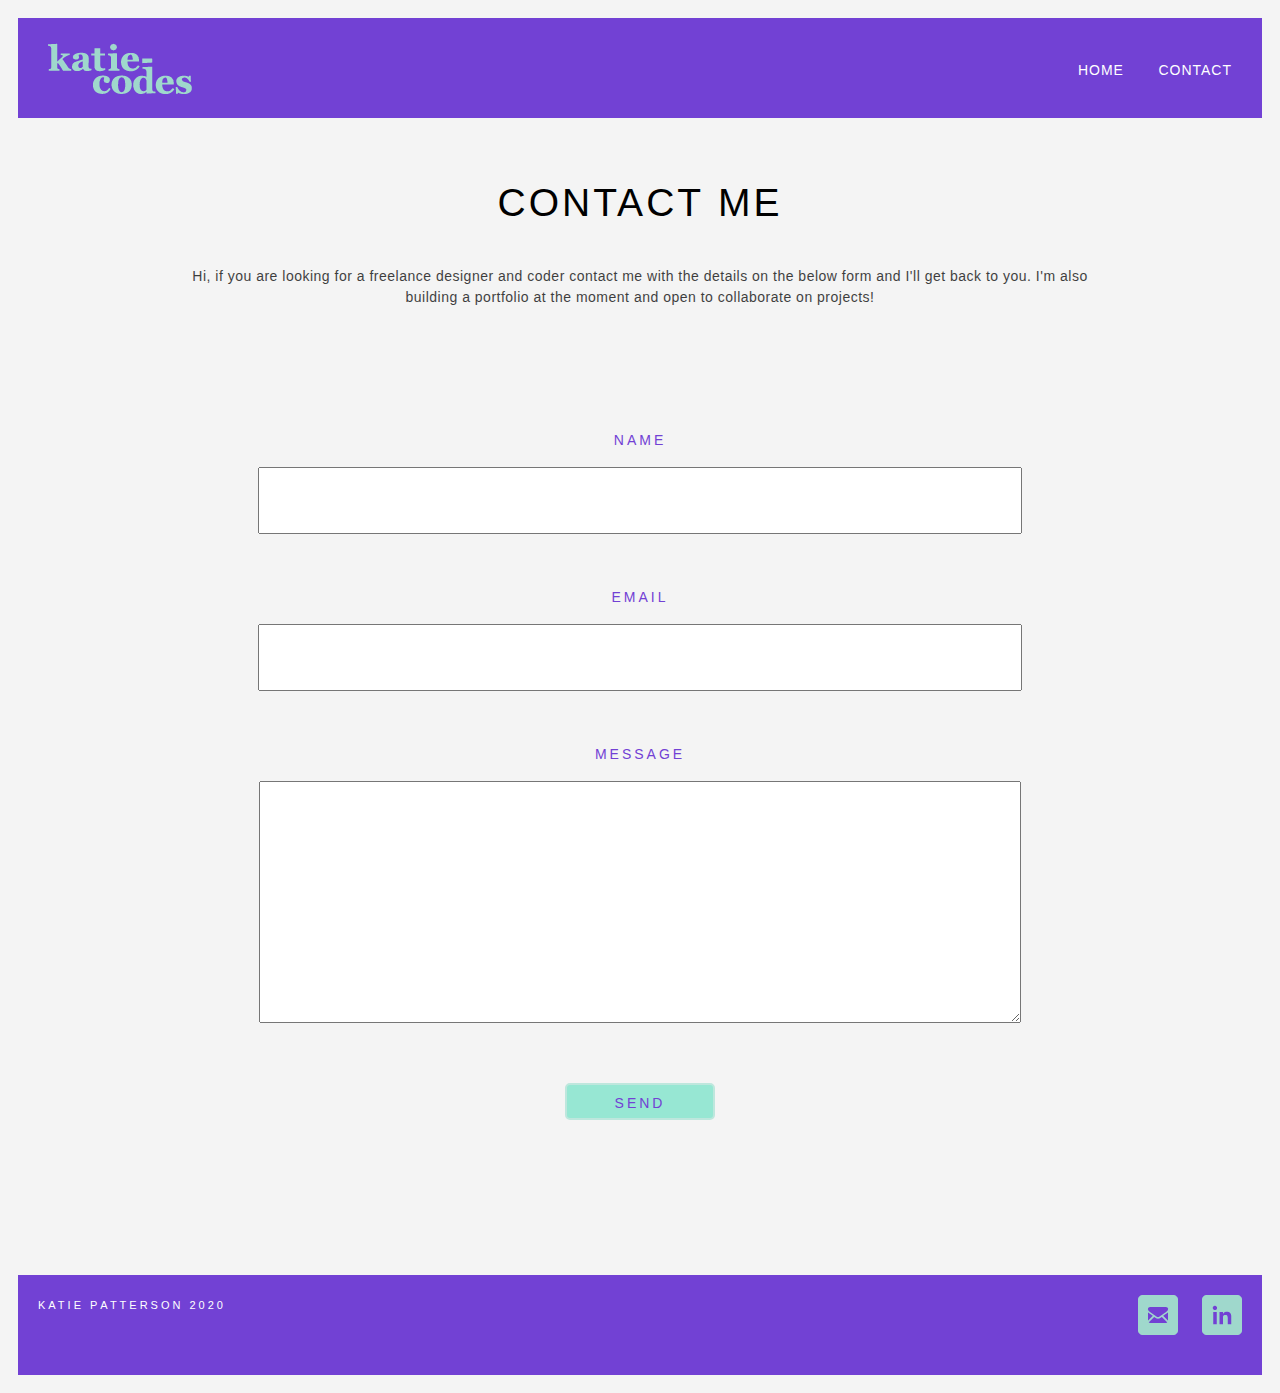
<file: contact.html>
<!doctype html>

<html lang="en">
    <head>
        <meta charset="utf-8">
        <meta name="viewport" content="width=device-width, initial-scale=1">
        <title>Contact Form</title>
        <link rel="stylesheet" href="styles.css">
    </head>

   
    <header>
        <a id=logo href="index.html"><img src="images/katie-codes.png" alt="Katie Codes."></a>
        <nav>
          <a class="headertext" href="index.html">Home</a>
          <a class="headertext" href="contact.html">Contact</a>
      </nav>
      </header>

      <body>
        <div class="flexbox-about-container">
          
          <div class="flexbox-about-item flexbox-about-item-1">
              <h1 class="about">Contact Me</h1>
              <p class="about"> Hi, if you are looking for a freelance designer and coder contact me with the details on the below form and I'll get back to you. I'm also building a portfolio at the moment and open to collaborate on projects!</p>
                
      </div>

      <form action="https://formspree.io/xbjzzzej" method="POST">
          <div class="form-item">
              <label for="name">Name</label>
              <input type="text" id="name" name="name">
          </div>
          <div class="form-item">
              <label for="mail">Email</label>
              <input type="email" id="mail" name="email">
          </div>
          <div class="form-item">
              <label for="message">Message</label>
              <textarea id="message" name="message"></textarea>
          </div>
          <div class="form-item">
              <button type="submit">Send</button>
          </div>
      </form>




  </body>


  <footer>
    <h3>Katie Patterson 2020</h3>
  
      <nav>
        <a class=socials href="contact.html"><img src="images/icon-email.png" alt="Contact form"></a>
        <a class=socials target="_blank" href="https://www.linkedin.com/in/katie-patterson-85010876/"><img src="images/icon-link.png" alt="Linkedin"></a>
    </nav>
    </footer>






</html>
</file>
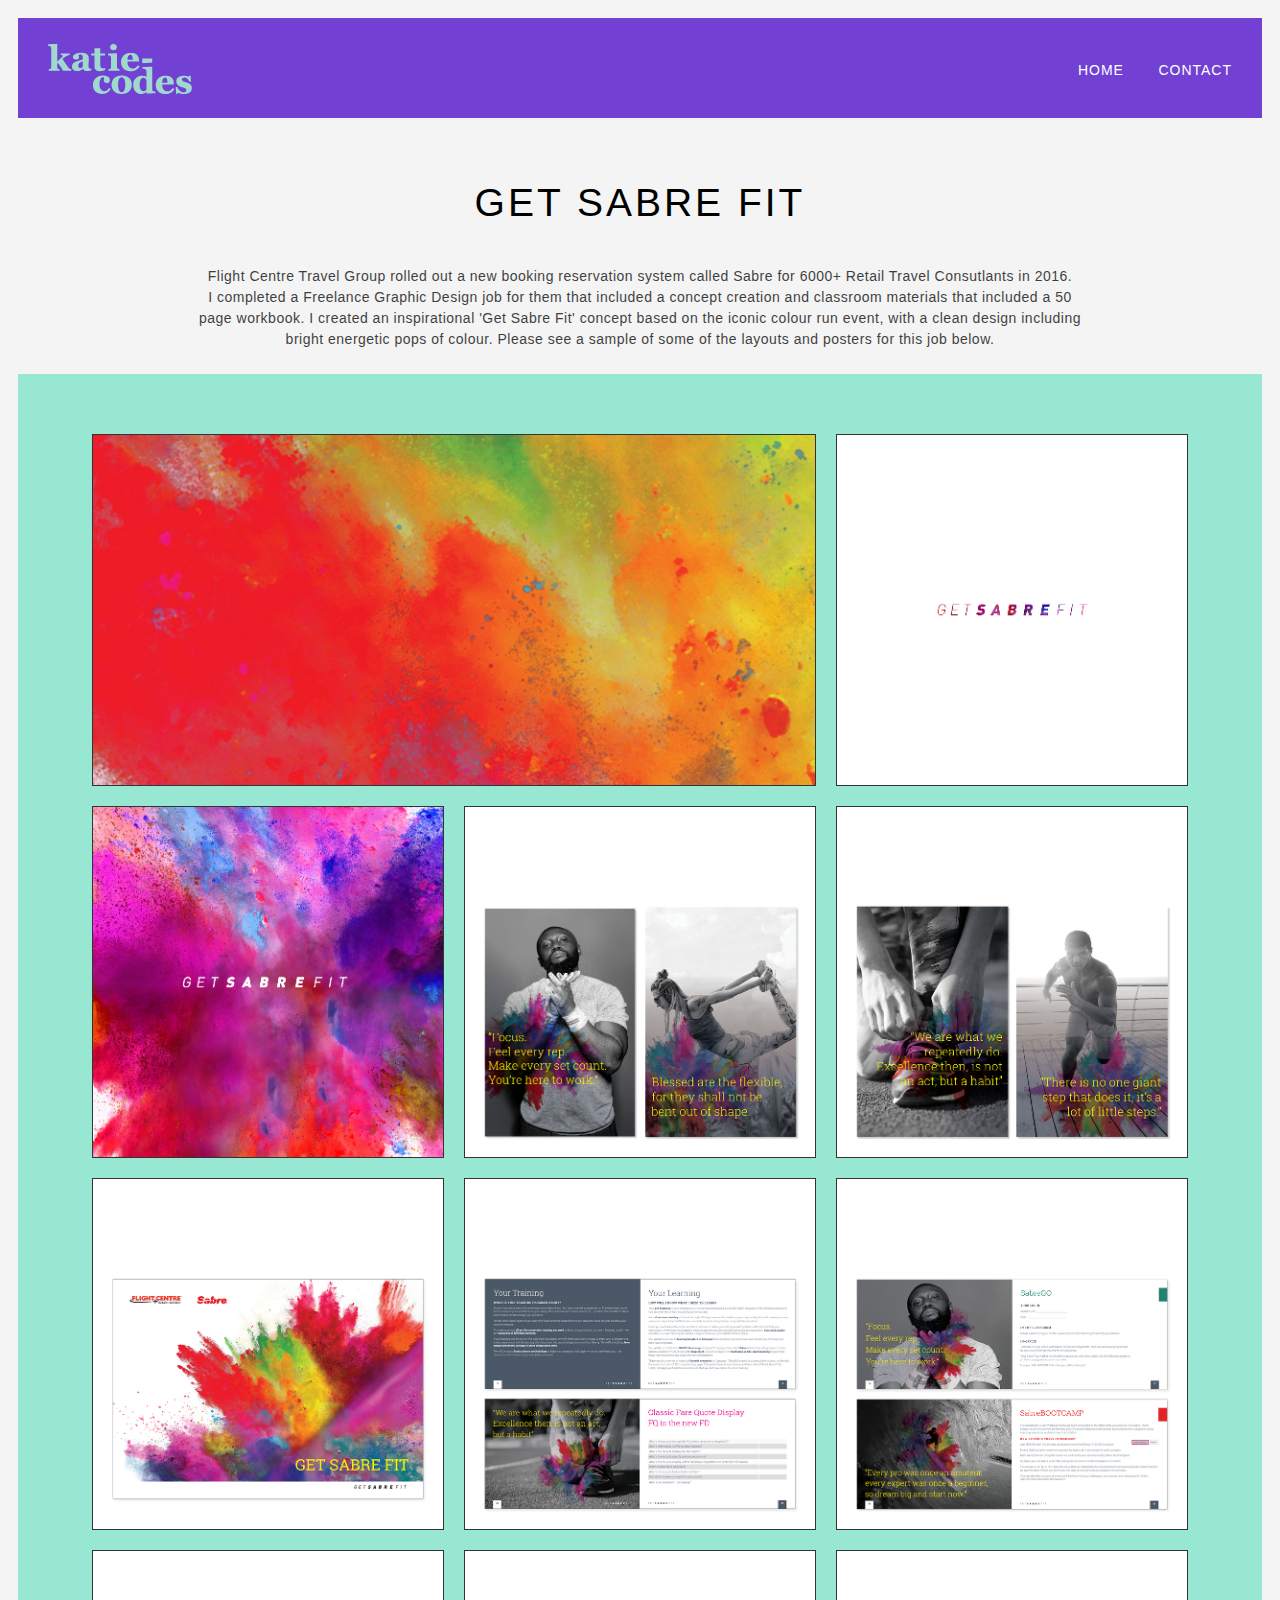
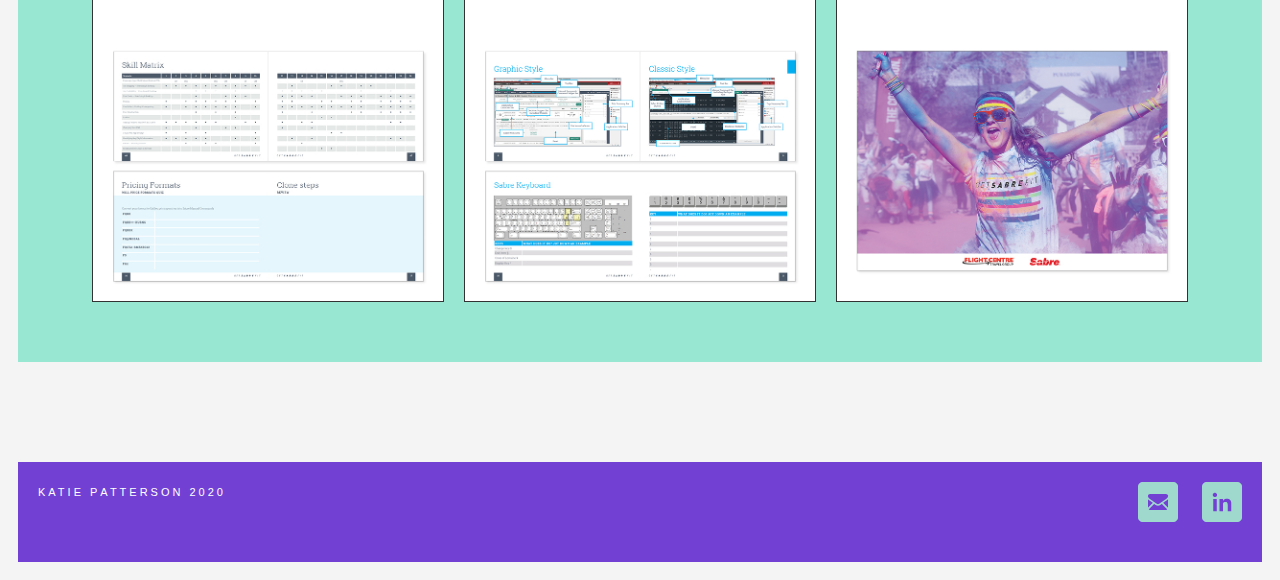
<file: get-sabre-fit.html>
<!doctype html>

<html lang="en">
    <head>
        <meta charset="utf-8">
        <title>Get Sabre Fit</title>
        <meta name="description" content="Portfolio">
        <meta name="author" content="Katie">
        <link rel="stylesheet" href="styles.css">
        <meta name="viewport" content="width=device-width, initial-scale=1">
    </head>

    <header>
        <a id=logo href="index.html"><img src="images/katie-codes.png" alt="Katie Codes."></a>
        <nav>
          <a class="headertext" href="index.html">Home</a>
          <a class="headertext" href="contact.html">Contact</a>
      </nav>
      </header>

    <body>

    <div class="flexbox-about-container">
            
        <div class="flexbox-about-item flexbox-about-item-1" id='project-text'>
            <h1 class="project-text">GET SABRE FIT</h1>
            <p class="project-text"> Flight Centre Travel Group rolled out a new booking reservation system called Sabre for 6000+ Retail Travel Consutlants in 2016. 
              <br>I completed a Freelance Graphic Design job for them that included a concept creation and classroom materials that included a 50 page workbook. I created an inspirational 'Get Sabre Fit' concept based on the iconic colour run event, with a clean design including bright energetic pops of colour. Please see a sample of some of the layouts and posters for this job below.</p>
              
            </div>
          </div>
    <div>
    <div class="flexbox-project-container">

            <div class="flexbox-project-item flexbox-project-item-1"> 
              <img src="images/proj-1-workbook-m-1.jpg" alt="" class="image" width=350px height=350px>
              <!-- <img src="images/proj-1-workbook-d-1.jpg" alt="" class="image" width=722px height=350px> -->
              </div>

              <div class="flexbox-project-item flexbox-project-item-2">
              <img src="images/proj-1-workbook-m-2.jpg" alt="" class="image" width=350px height=350px>  
              </div>

              <div class="flexbox-project-item flexbox-project-item-2">
                <img src="images/proj-1-workbook-m-11.jpg" alt="" class="image" width=350px height=350px>  
                </div>

              <div class="flexbox-project-item flexbox-project-item-3">
              <img src="images/proj-1-workbook-m-3.jpg" alt="" class="image" width=350px height=350px>
              </div>

              <div class="flexbox-project-item flexbox-project-item-4">
              <img src="images/proj-1-workbook-m-4.jpg" alt="" class="image" width=350px height=350px>
              </div>

              <div class="flexbox-project-item flexbox-project-item-5">
              <img src="images/proj-1-workbook-m-5.jpg" alt="" class="image" width=350px height=350px>
              </div>

              <div class="flexbox-project-item flexbox-project-item-6">
              <img src="images/proj-1-workbook-m-6.jpg" alt="" class="image" width=350px height=350px>
              </div>

              <div class="flexbox-project-item flexbox-project-item-7">
              <img src="images/proj-1-workbook-m-7.jpg" alt="" class="image" width=350px height=350px>
              </div>

              <div class="flexbox-project-item flexbox-project-item-7">
              <img src="images/proj-1-workbook-m-8.jpg" alt="" class="image" width=350px height=350px>
              </div>
              
              <div class="flexbox-project-item flexbox-project-item-7">
              <img src="images/proj-1-workbook-m-9.jpg" alt="" class="image" width=350px height=350px>
              </div>

              <div class="flexbox-project-item flexbox-project-item-7">
              <img src="images/proj-1-workbook-m-10.jpg" alt="" class="image" width=350px height=350px>
              </div>
        </div>
    
    
</body>




<footer>
  <h3>Katie Patterson 2020</h3>

    <nav>
      <a class=socials href="contact.html"><img src="images/icon-email.png" alt="Contact form"></a>
      <a class=socials target="_blank" href="https://www.linkedin.com/in/katie-patterson-85010876/"><img src="images/icon-link.png" alt="Linkedin"></a>
  </nav>
  </footer>

</html>
</file>
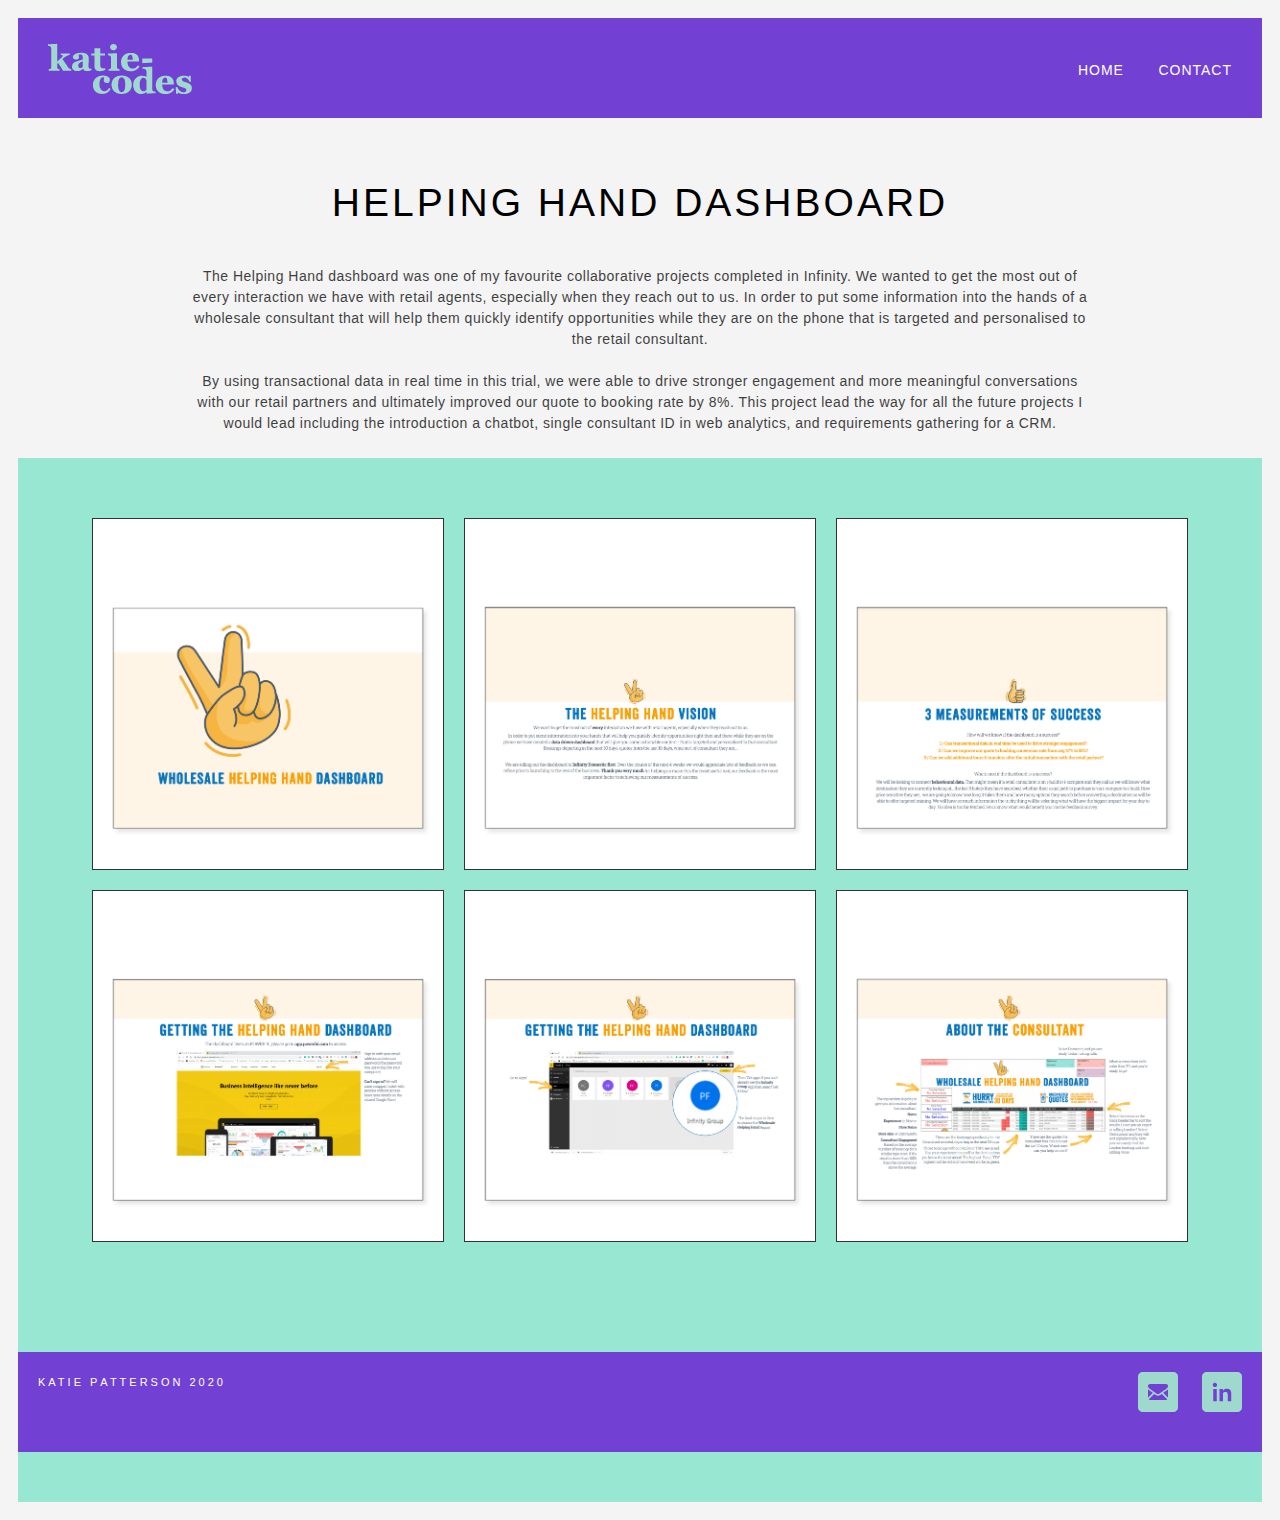
<file: helping-hand.html>
<!doctype html>

<html lang="en">
    <head>
        <meta charset="utf-8">
        <title>Django</title>
        <meta name="description" content="Portfolio">
        <meta name="author" content="Katie">
        <link rel="stylesheet" href="styles.css">
        <meta name="viewport" content="width=device-width, initial-scale=1">
    </head>

    <header>
        <a id=logo href="index.html"><img src="images/katie-codes.png" alt="Katie Codes."></a>
        <nav>
          <a class="headertext" href="index.html">Home</a>
          <a class="headertext" href="contact.html">Contact</a>
      </nav>
      </header>

    <body>

    <div class="flexbox-about-container">
            
        <div class="flexbox-about-item flexbox-about-item-1" id='project-text'>
            <h1 class="project-text">Helping Hand Dashboard</h1>
            <p class="project-text"> The Helping Hand dashboard was one of my favourite collaborative projects completed in Infinity. We wanted to get the most out of every interaction we have with retail agents, especially when they reach out to us.

                In order to put some information into the hands of a wholesale consultant that will help them quickly identify opportunities while they are on the
                phone that is targeted and personalised to the retail consultant.
                <br></br>
                By using transactional data in real time in this trial, we were able to drive stronger engagement and more meaningful conversations with our retail partners and ultimately improved our quote to booking rate by 8%. This project lead the way for all the future projects I would lead including the introduction a chatbot, single consultant ID in web analytics, and requirements gathering for a CRM.     
              
            </div>
          </div>
    <div>
    <div class="flexbox-project-container">
     
            <!-- <div class="flexbox-project-item flexbox-project-item-2"> 
              <img src="images/proj-helpinghand-before.jpg" alt="" class="image" width=350px height=350px>
              </div> -->
              
            <div class="flexbox-project-item flexbox-project-item-2">
              <img src="images/proj-helpinghand3.jpg" alt="" class="image" width=350px height=350px>  
              </div>

            <div class="flexbox-project-item flexbox-project-item-2"> 
              <img src="images/proj-helpinghand4.jpg" alt="" class="image" width=350px height=350px>
              </div>
                
            <div class="flexbox-project-item flexbox-project-item-2">
              <img src="images/proj-helpinghand5.jpg" alt="" class="image" width=350px height=350px>  
              </div>
          
            <div class="flexbox-project-item flexbox-project-item-2"> 
              <img src="images/proj-helpinghand6.jpg" alt="" class="image" width=350px height=350px>
              </div>
                  
            <div class="flexbox-project-item flexbox-project-item-2">
              <img src="images/proj-helpinghand7.jpg" alt="" class="image" width=350px height=350px>  
              </div>

            <div class="flexbox-project-item flexbox-project-item-2">
              <img src="images/proj-helpinghand8.jpg" alt="" class="image" width=350px height=350px>  
              </div>

            <!-- <div class="flexbox-project-item flexbox-project-item-2">
                <img src="images/proj-helpinghand10.jpg" alt="" class="image" width=350px height=350px>  
                </div> -->

            <!-- <div class="flexbox-project-item flexbox-project-item-2"> 
                <img src="images/extra.jpg" alt="" class="image" width=350px height=350px>
                </div>
                        
            <div class="flexbox-project-item flexbox-project-item-2">
                <img src="images/extra2.jpg" alt="" class="image" width=350px height=350px>  
                </div>
      
            <div class="flexbox-project-item flexbox-project-item-2">
                <img src="images/extra4.jpg" alt="" class="image" width=350px height=350px>  
                </div>
      
            <div class="flexbox-project-item flexbox-project-item-2">
                <img src="images/extra3.jpg" alt="" class="image" width=350px height=350px>  
                </div>
        </div> -->
   





    
</body>




<footer>
  <h3>Katie Patterson 2020</h3>

    <nav>
      <a class=socials href="contact.html"><img src="images/icon-email.png" alt="Contact form"></a>
      <a class=socials target="_blank" href="https://www.linkedin.com/in/katie-patterson-85010876/"><img src="images/icon-link.png" alt="Linkedin"></a>
  </nav>
  </footer>

</html>
</file>
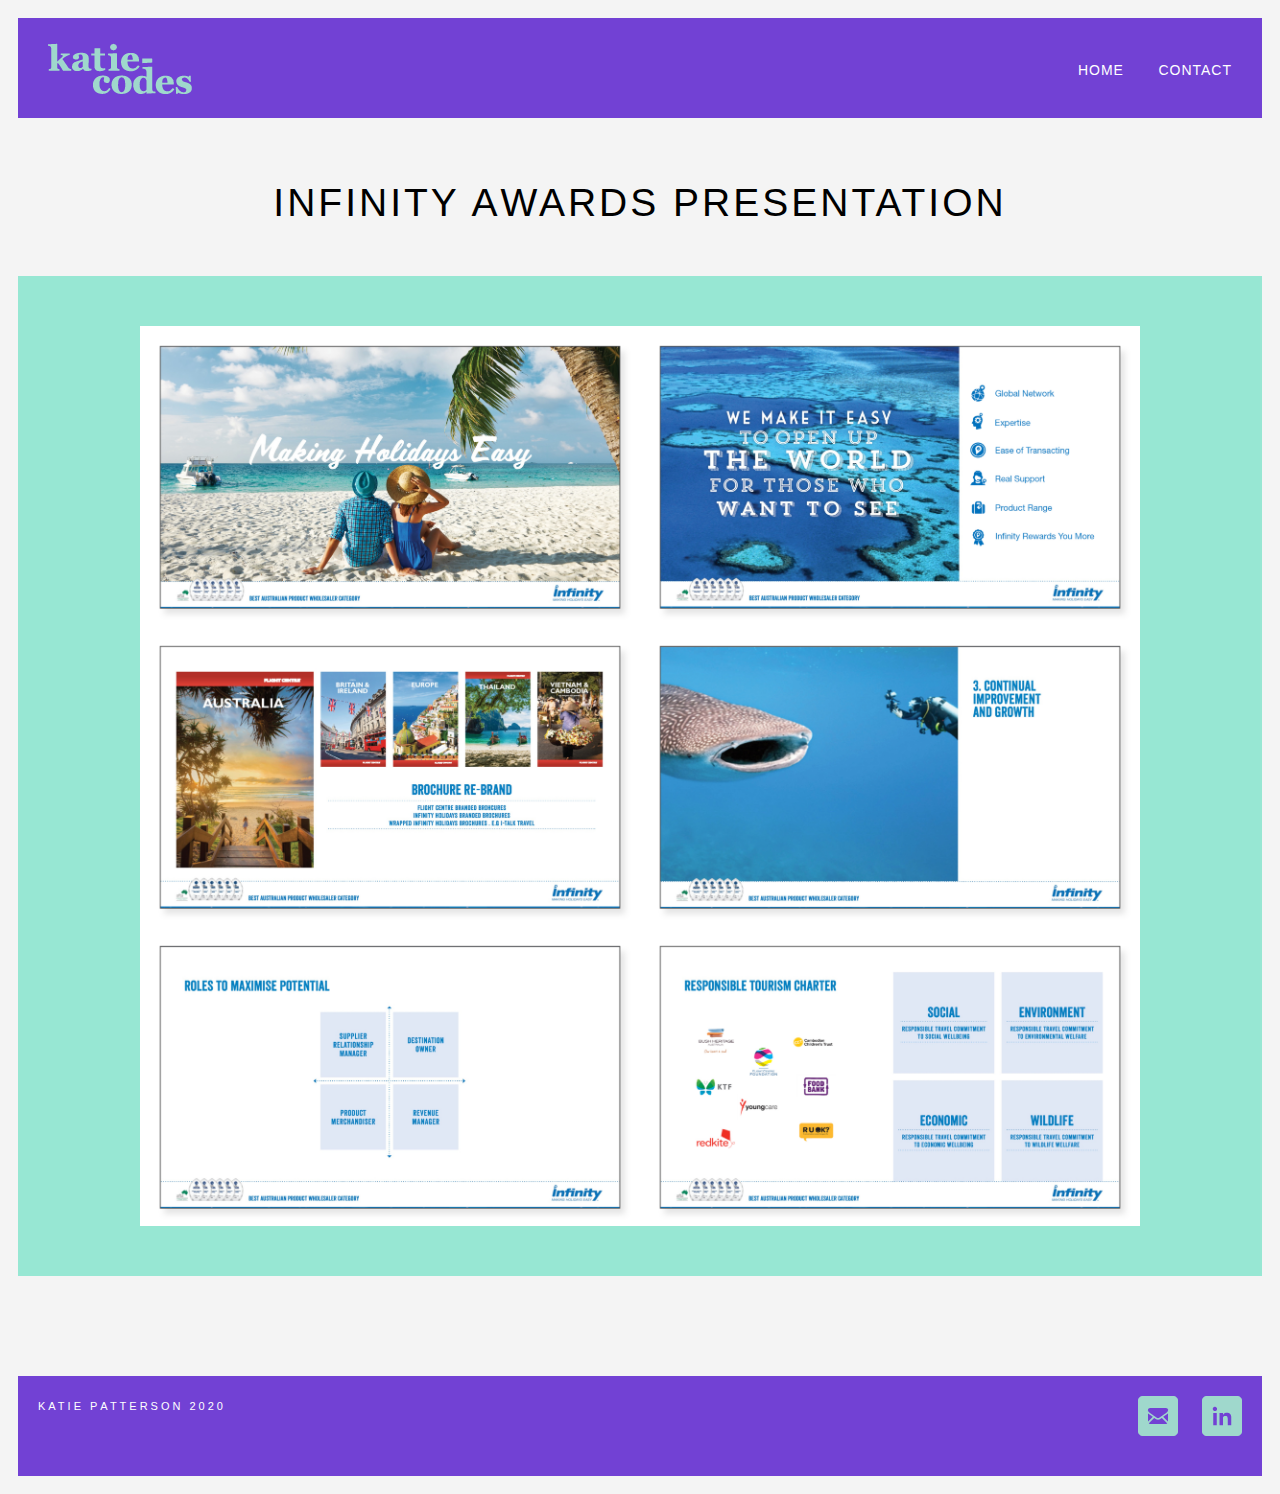
<file: infinity-pres.html>
<!doctype html>

<html lang="en">
    <head>
        <meta charset="utf-8">
        <title>Infinity</title>
        <meta name="description" content="Portfolio">
        <meta name="author" content="Katie">
        <link rel="stylesheet" href="styles.css">
        <meta name="viewport" content="width=device-width, initial-scale=1">
    </head>

    <header>
        <a id=logo href="index.html"><img src="images/katie-codes.png" alt="Katie Codes."></a>
        <nav>
          <a class="headertext" href="index.html">Home</a>
          <a class="headertext" href="contact.html">Contact</a>
      </nav>
      </header>

    <body>

    <div class="flexbox-about-container">
            
        <div class="flexbox-about-item flexbox-about-item-1" id='project-text'>
            <h1 class="project-text">Infinity Awards Presentation</h1>
              
            </div>
          </div>
    <div>
    <div class="flexbox-project-container">
     
            <div class="flexbox-project-item flexbox-project-item-10"> 
            <img src="images/proj-pres.jpg" class=ppt alt="" width=500px height=300px>
            </div>
                
            <div class="flexbox-project-item flexbox-project-item-10"> 
            <img src="images/proj-pres2.jpg" class=ppt alt="" width=500px height=300px>
            </div>           
    
            <div class="flexbox-project-item flexbox-project-item-10"> 
            <img src="images/proj-pres3.jpg" class=ppt alt="" width=500px height=300px>
            </div> 
            
            <div class="flexbox-project-item flexbox-project-item-10"> 
            <img src="images/proj-pres4.jpg" class=ppt alt="" width=500px height=300px>
            </div>  

            <!-- <div class="flexbox-project-item flexbox-project-item-10"> 
            <img src="images/proj-pres5.jpg" class=ppt alt="" width=500px height=300px>
            </div>   -->

            <div class="flexbox-project-item flexbox-project-item-10"> 
            <img src="images/proj-pres6.jpg" class=ppt alt="" width=500px height=300px>
            </div>  

            <div class="flexbox-project-item flexbox-project-item-10"> 
            <img src="images/proj-pres7.jpg" class=ppt alt="" width=500px height=300px>
            </div>  

            <!-- <div class="flexbox-project-item flexbox-project-item-10"> 
            <img src="images/proj-pres8.jpg" class=ppt alt="" width=500px height=300px>
            </div>  -->

        </div>
    
    
</body>




<footer>
  <h3>Katie Patterson 2020</h3>

    <nav>
      <a class=socials href="contact.html"><img src="images/icon-email.png" alt="Contact form"></a>
      <a class=socials target="_blank" href="https://www.linkedin.com/in/katie-patterson-85010876/"><img src="images/icon-link.png" alt="Linkedin"></a>
  </nav>
  </footer>

</html>
</file>
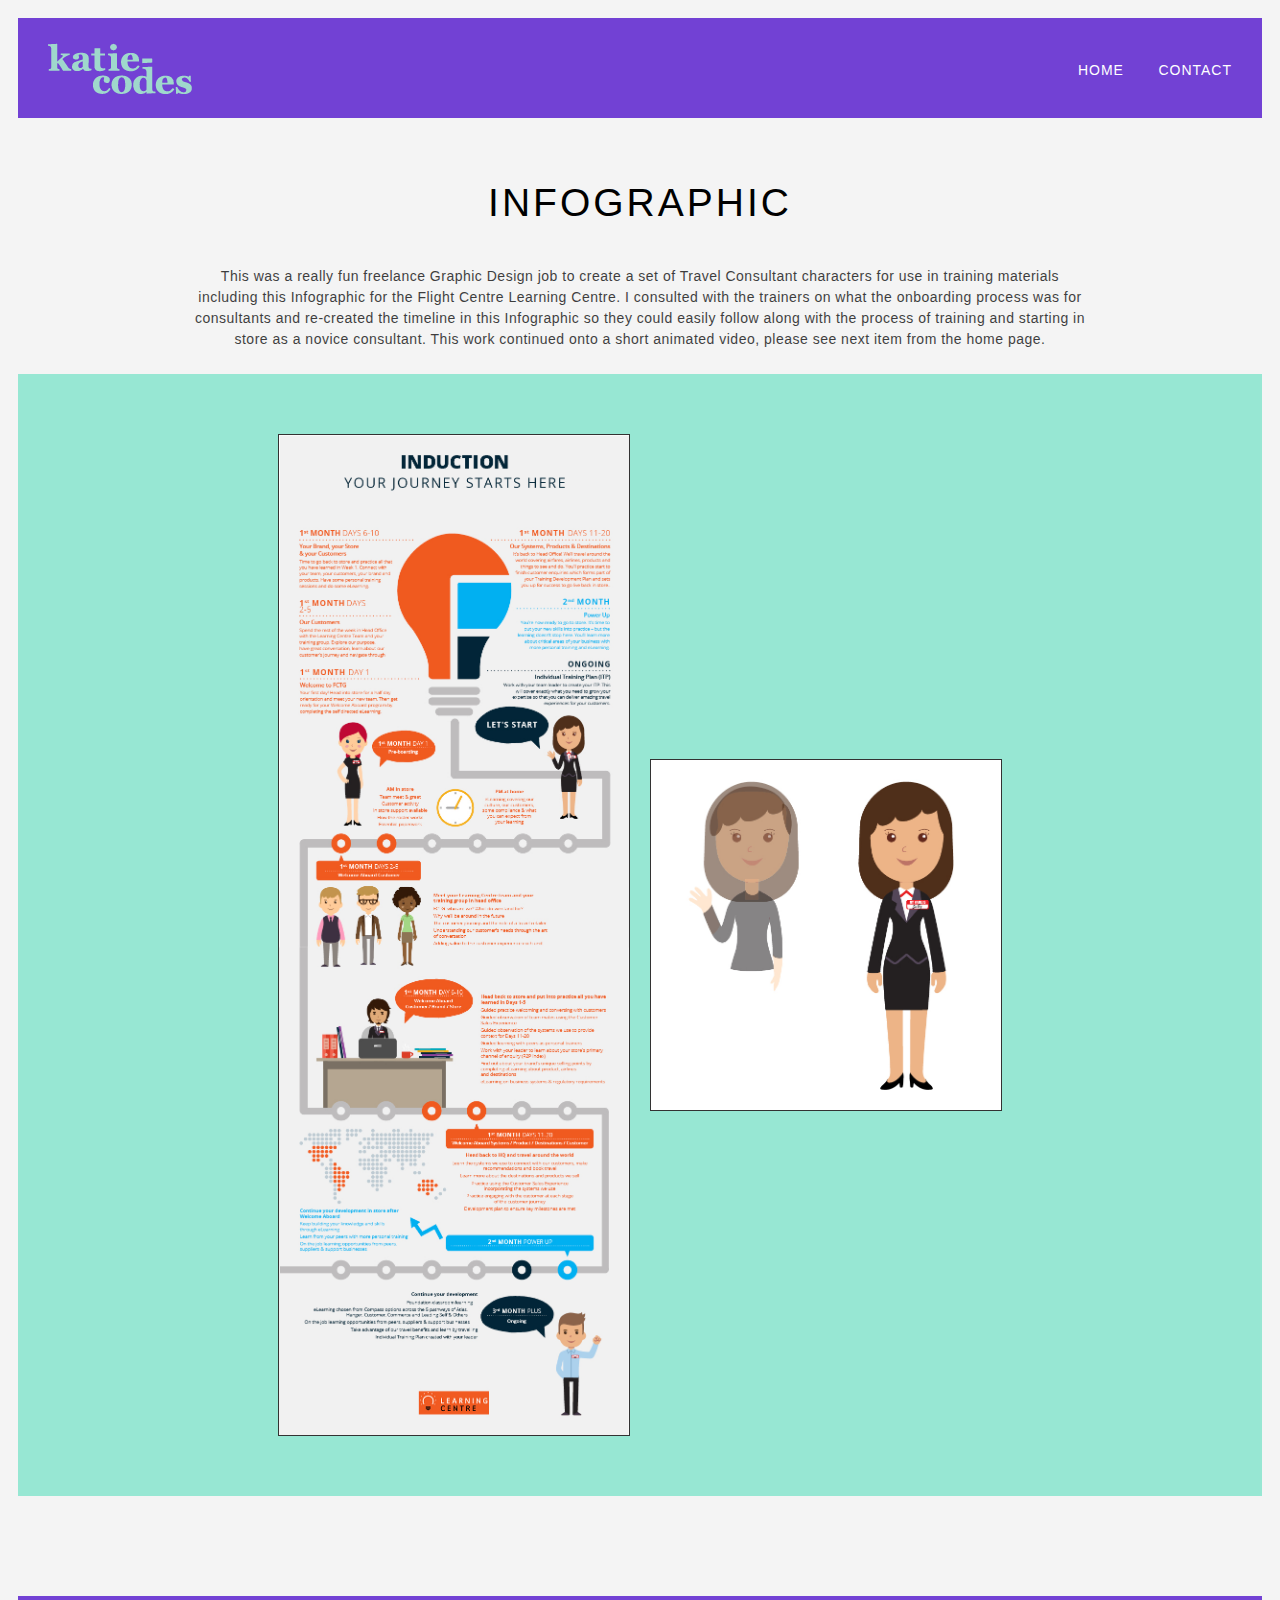
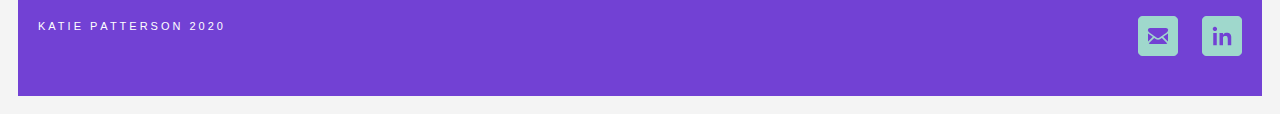
<file: infographic.html>
<!doctype html>

<html lang="en">
    <head>
        <meta charset="utf-8">
        <title>Infographic</title>
        <meta name="description" content="Portfolio">
        <meta name="author" content="Katie">
        <link rel="stylesheet" href="styles.css">
        <meta name="viewport" content="width=device-width, initial-scale=1">
    </head>

    <header>
        <a id=logo href="index.html"><img src="images/katie-codes.png" alt="Katie Codes."></a>
        <nav>
          <a class="headertext" href="index.html">Home</a>
          <a class="headertext" href="contact.html">Contact</a>
      </nav>
      </header>

    <body>

    <div class="flexbox-about-container">
            
        <div class="flexbox-about-item flexbox-about-item-1" id='project-text'>
            <h1 class="project-text">INFOGRAPHIC</h1>
            <p class="project-text"> This was a really fun freelance Graphic Design job to create a set of Travel Consultant characters for use in training materials including this Infographic for the Flight Centre Learning Centre. I consulted with the trainers on what the onboarding process was for consultants and re-created the timeline in this Infographic so they could easily follow along with the process of training and starting in store as a novice consultant. This work continued onto a short animated video, please see next item from the home page.</p>
              
            </div>
          </div>
    <div>
    <div class="flexbox-project-container">
     
            <div class="flexbox-project-item flexbox-project-item-8"> 
              <img src="images/proj-2-infographic-350x1000.jpg" alt="" class="image" width=350px height=1000px>
              <!-- <img src="images/proj-1-workbook-d-1.jpg" alt="" class="image" width=722px height=350px> -->
              </div>
              
            <div class="flexbox-project-item flexbox-project-item-2">
              <img src="images/proj-2-infographic-m-2.jpg" alt="" class="image" width=350px height=350px>  
              </div>

          



                
        </div>
    
    
</body>




<footer>
  <h3>Katie Patterson 2020</h3>

    <nav>
      <a class=socials href="contact.html"><img src="images/icon-email.png" alt="Contact form"></a>
      <a class=socials target="_blank" href="https://www.linkedin.com/in/katie-patterson-85010876/"><img src="images/icon-link.png" alt="Linkedin"></a>
  </nav>
  </footer>

</html>
</file>
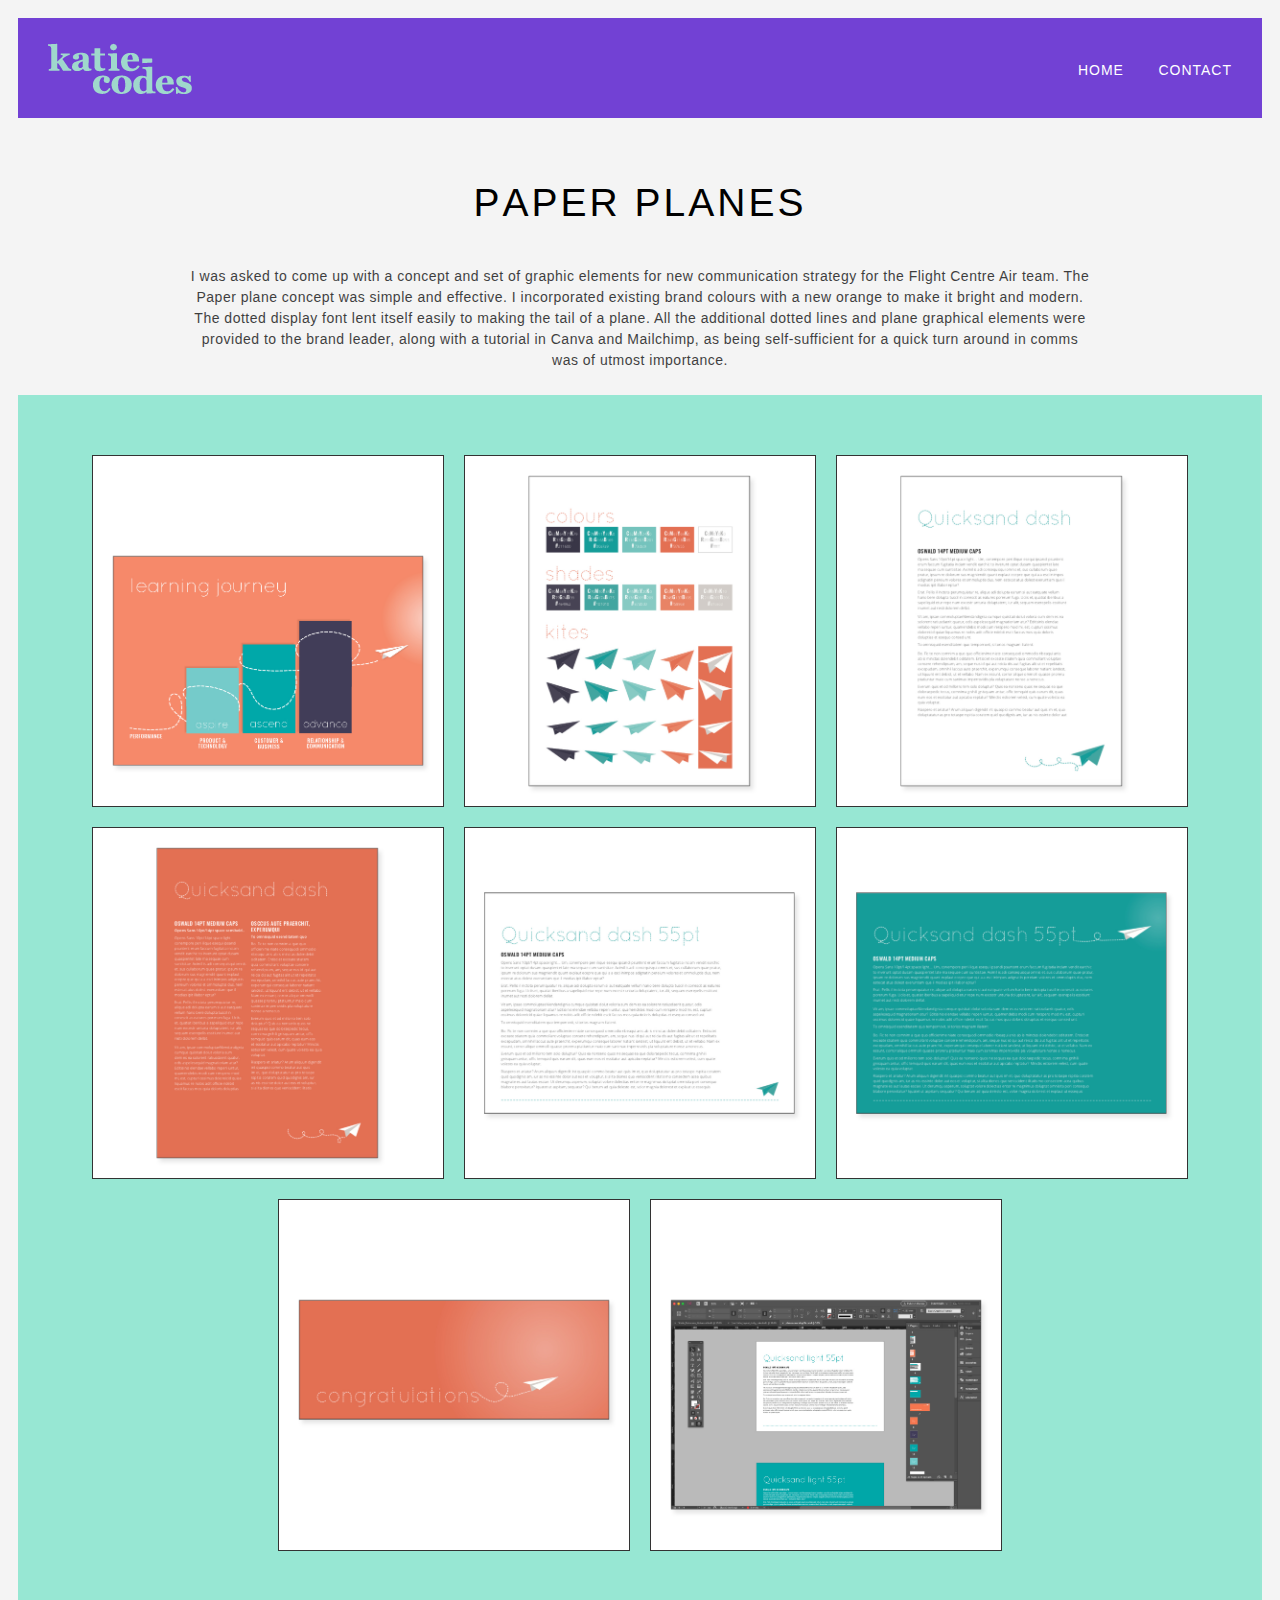
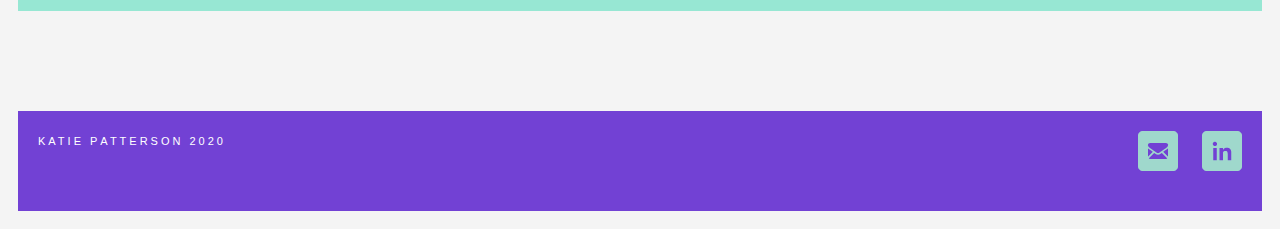
<file: paper-planes.html>
<!doctype html>

<html lang="en">
    <head>
        <meta charset="utf-8">
        <title>Django</title>
        <meta name="description" content="Portfolio">
        <meta name="author" content="Katie">
        <link rel="stylesheet" href="styles.css">
        <meta name="viewport" content="width=device-width, initial-scale=1">
    </head>

    <header>
        <a id=logo href="index.html"><img src="images/katie-codes.png" alt="Katie Codes."></a>
        <nav>
          <a class="headertext" href="index.html">Home</a>
          <a class="headertext" href="contact.html">Contact</a>
      </nav>
      </header>

    <body>

    <div class="flexbox-about-container">
            
        <div class="flexbox-about-item flexbox-about-item-1" id='project-text'>
            <h1 class="project-text">Paper planes</h1>
            <p class="project-text"> I was asked to come up with a concept and set of graphic elements for new communication strategy for the Flight Centre Air team. The Paper plane concept was simple and effective. I incorporated existing brand colours with a new orange to make it bright and modern. The dotted display font lent itself easily to making the tail of a plane. All the additional dotted lines and plane graphical elements were provided to the brand leader, along with a tutorial in Canva and Mailchimp, as being self-sufficient for a quick turn around in comms was of utmost importance. </p>
              
            </div>
          </div>
    <div>
    <div class="flexbox-project-container">
     
            <div class="flexbox-project-item flexbox-project-item-2"> 
              <img src="images/proj-10.jpg" alt="" class="image" width=350px height=350px>
              </div>
              
            <div class="flexbox-project-item flexbox-project-item-2">
              <img src="images/proj-102.jpg" alt="" class="image" width=350px height=350px>  
              </div>

            <div class="flexbox-project-item flexbox-project-item-2"> 
              <img src="images/proj-103.jpg" alt="" class="image" width=350px height=350px>
              </div>
                
            <div class="flexbox-project-item flexbox-project-item-2">
              <img src="images/proj-104.jpg" alt="" class="image" width=350px height=350px>  
              </div>
          
            <div class="flexbox-project-item flexbox-project-item-2"> 
              <img src="images/proj-105.jpg" alt="" class="image" width=350px height=350px>
              </div>
                  
            <div class="flexbox-project-item flexbox-project-item-2">
              <img src="images/proj-106.jpg" alt="" class="image" width=350px height=350px>  
              </div>

            <div class="flexbox-project-item flexbox-project-item-2">
              <img src="images/proj-107.jpg" alt="" class="image" width=350px height=350px>  
              </div>

            <div class="flexbox-project-item flexbox-project-item-2">
              <img src="images/proj-108.jpg" alt="" class="image" width=350px height=350px>  
              </div>
   
        </div>
    
    
</body>




<footer>
  <h3>Katie Patterson 2020</h3>

    <nav>
      <a class=socials href="contact.html"><img src="images/icon-email.png" alt="Contact form"></a>
      <a class=socials target="_blank" href="https://www.linkedin.com/in/katie-patterson-85010876/"><img src="images/icon-link.png" alt="Linkedin"></a>
  </nav>
  </footer>

</html>
</file>
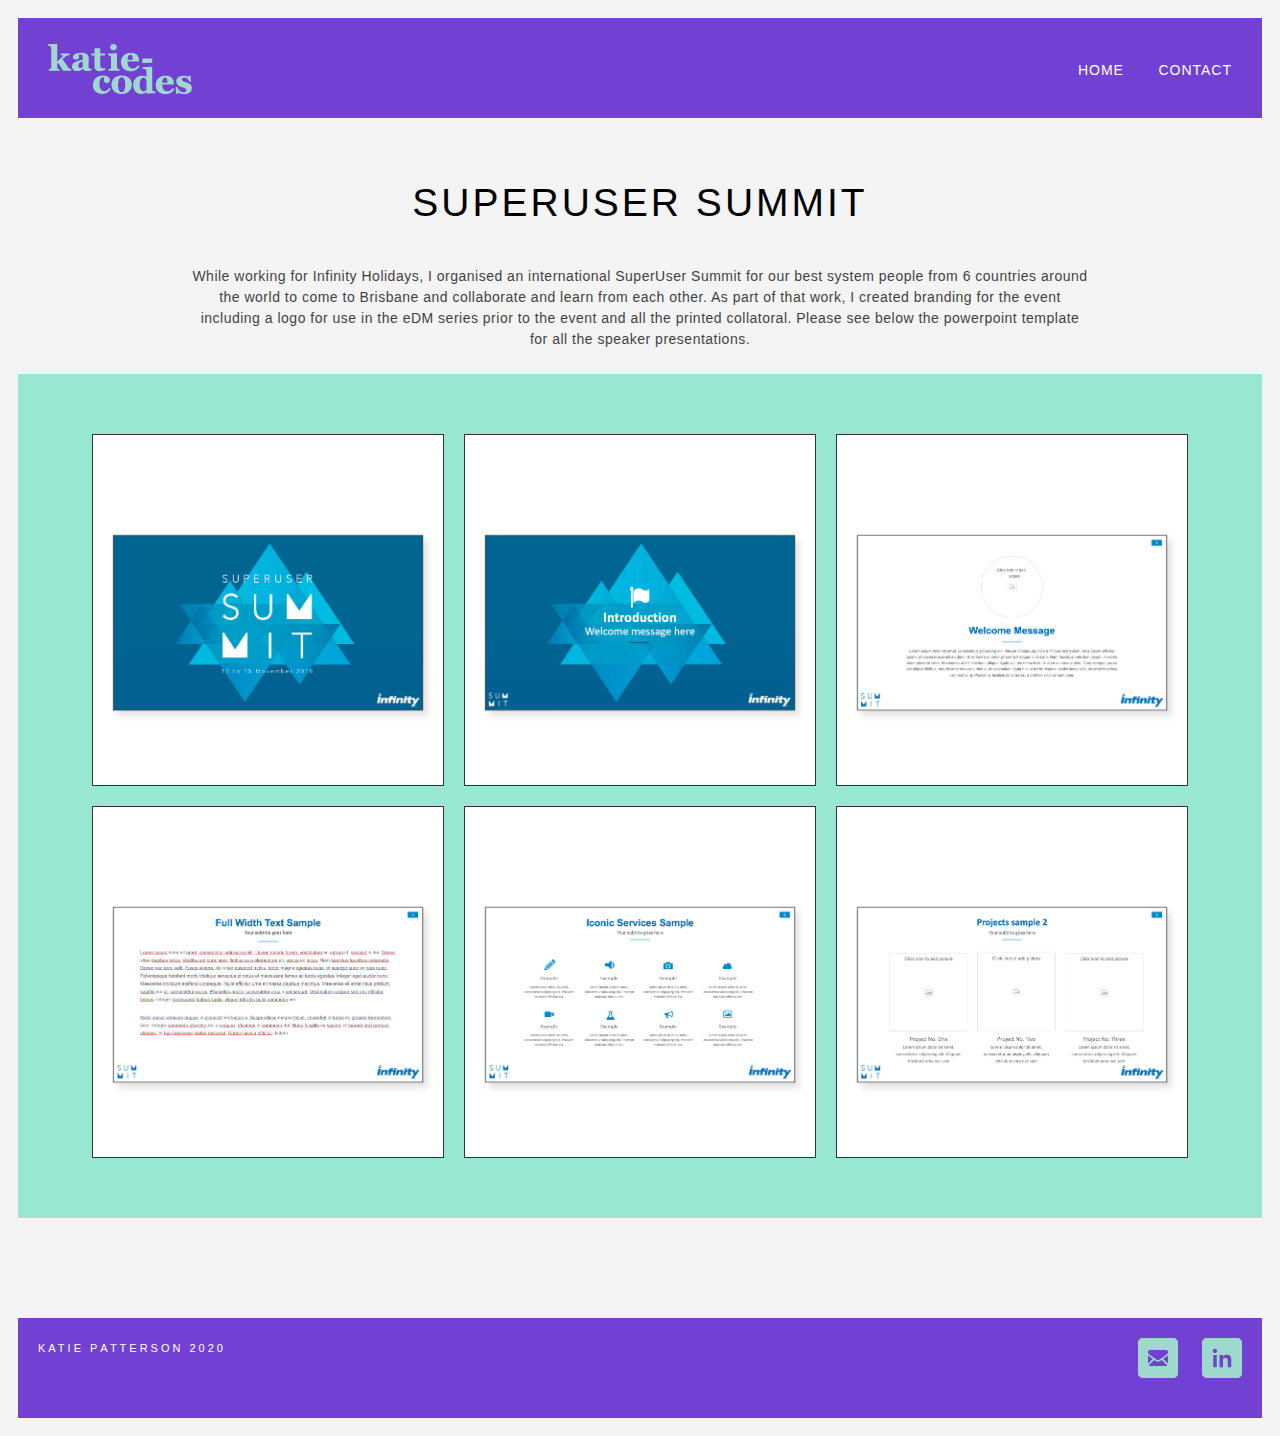
<file: project-3.html>
<!doctype html>

<html lang="en">
    <head>
        <meta charset="utf-8">
        <title>SuperUser Summit</title>
        <meta name="description" content="Portfolio">
        <meta name="author" content="Katie">
        <link rel="stylesheet" href="styles.css">
        <meta name="viewport" content="width=device-width, initial-scale=1">
    </head>

    <header>
        <a id=logo href="index.html"><img src="images/katie-codes.png" alt="Katie Codes."></a>
        <nav>
          <a class="headertext" href="index.html">Home</a>
          <a class="headertext" href="contact.html">Contact</a>
      </nav>
      </header>

    <body>

    <div class="flexbox-about-container">
            
        <div class="flexbox-about-item flexbox-about-item-1" id='project-text'>
            <h1 class="project-text">SuperUser Summit</h1>
            <p class="project-text"> While working for Infinity Holidays, I organised an international SuperUser Summit for our best system people from 6 countries around the world to come to Brisbane and collaborate and learn from each other. As part of that work, I created branding for the event including a logo for use in the eDM series prior to the event and all the printed collatoral. Please see below the powerpoint template for all the speaker presentations.</p>
              
            </div>
          </div>
    <div>
    <div class="flexbox-project-container">



              <div class="flexbox-project-item flexbox-project-item-2">
                <img src="images/proj-3-m-2.jpg" alt="" class="image" width=350px height=350px>  
                </div>

              <div class="flexbox-project-item flexbox-project-item-3">
                <img src="images/proj-3-m-3.jpg" alt="" class="image" width=350px height=350px>
                </div>

              <div class="flexbox-project-item flexbox-project-item-4">
                <img src="images/proj-3-m-4.jpg" alt="" class="image" width=350px height=350px>
                </div>

              <div class="flexbox-project-item flexbox-project-item-5">
                <img src="images/proj-3-m-5.jpg" alt="" class="image" width=350px height=350px>
                </div>

              <div class="flexbox-project-item flexbox-project-item-6">
                <img src="images/proj-3-m-7.jpg" alt="" class="image" width=350px height=350px>
                </div>

              <div class="flexbox-project-item flexbox-project-item-5">
                <img src="images/proj-3-m-8.jpg" alt="" class="image" width=350px height=350px>
                </div>
  

        </div>
    
    
</body>




<footer>
  <h3>Katie Patterson 2020</h3>

    <nav>
      <a class=socials href="contact.html"><img src="images/icon-email.png" alt="Contact form"></a>
      <a class=socials target="_blank" href="https://www.linkedin.com/in/katie-patterson-85010876/"><img src="images/icon-link.png" alt="Linkedin"></a>
  </nav>
  </footer>

</html>
</file>
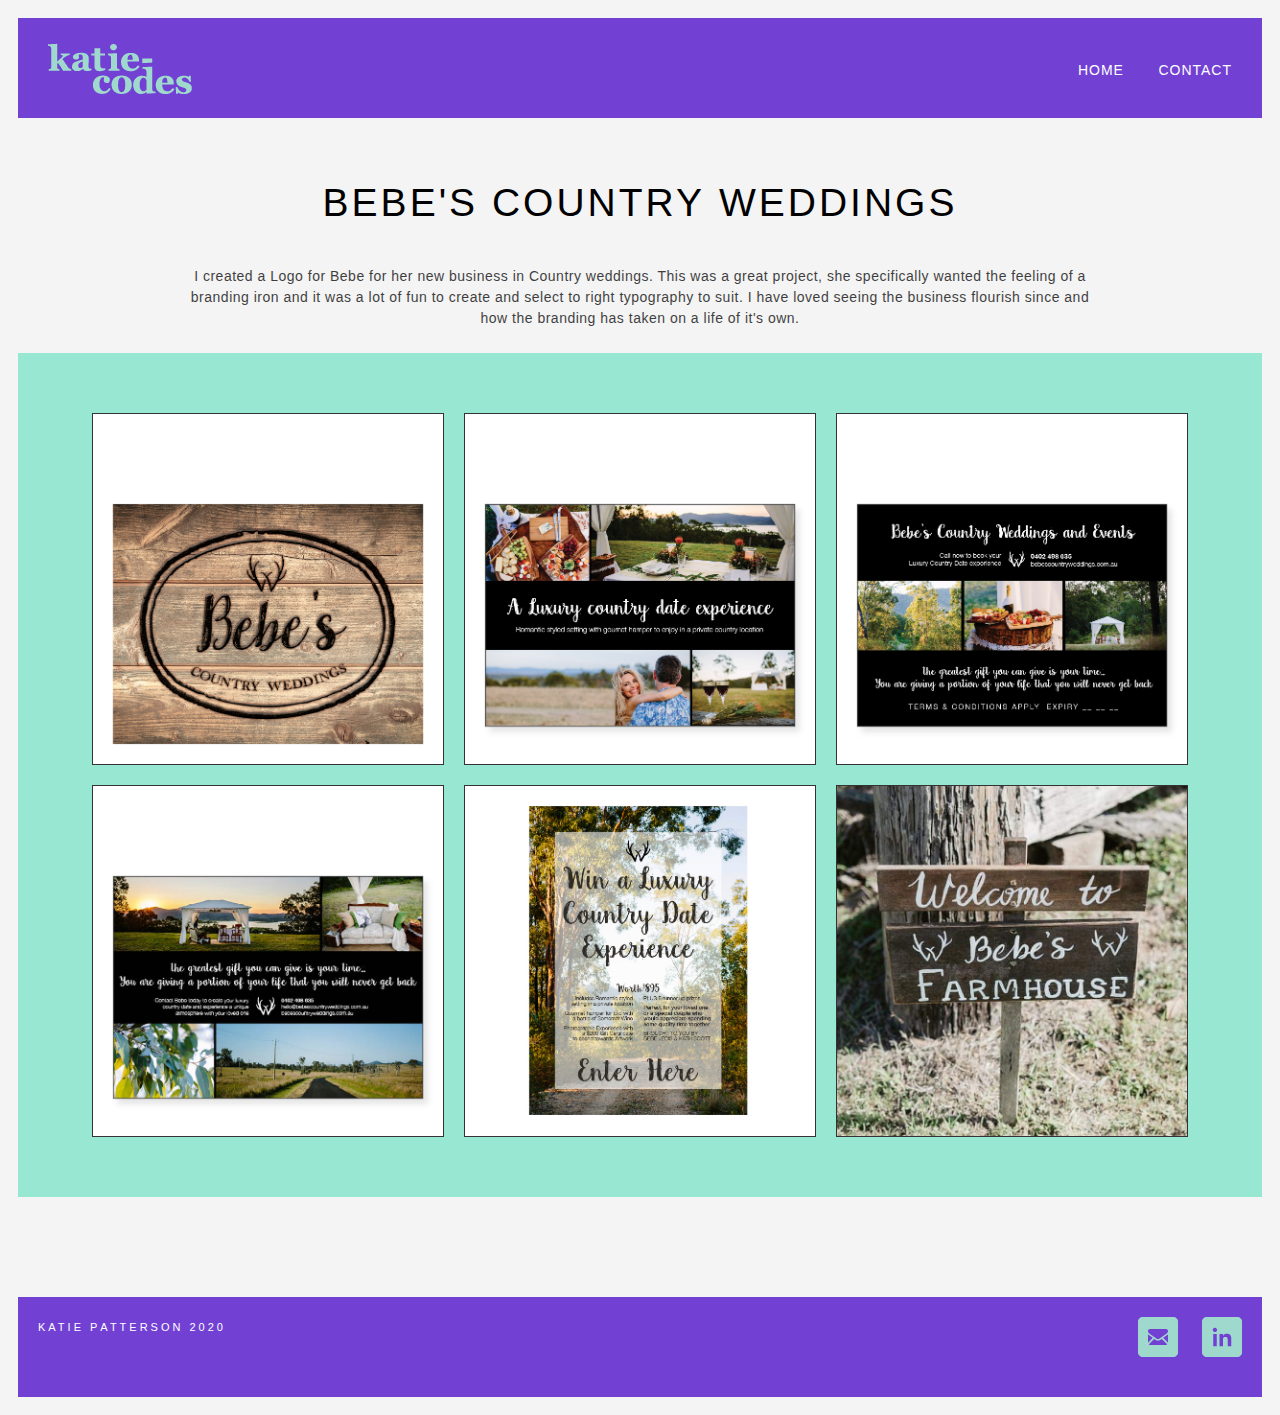
<file: project-4.html>
<!doctype html>

<html lang="en">
    <head>
        <meta charset="utf-8">
        <title>Bebe's Country Weddings</title>
        <meta name="description" content="Portfolio">
        <meta name="author" content="Katie">
        <link rel="stylesheet" href="styles.css">
        <meta name="viewport" content="width=device-width, initial-scale=1">
    </head>

    <header>
        <a id=logo href="index.html"><img src="images/katie-codes.png" alt="Katie Codes."></a>
        <nav>
          <a class="headertext" href="index.html">Home</a>
          <a class="headertext" href="contact.html">Contact</a>
      </nav>
      </header>

    <body>

    <div class="flexbox-about-container">
            
        <div class="flexbox-about-item flexbox-about-item-1" id='project-text'>
            <h1 class="project-text">Bebe's Country Weddings</h1>
            <p class="project-text"> I created a Logo for Bebe for her new business in Country weddings. This was a great project, she specifically wanted the feeling of a branding iron and it was a lot of fun to create and select to right typography to suit. I have loved seeing the business flourish since and how the branding has taken on a life of it's own.</p>
              
            </div>
          </div>
    <div>
    <div class="flexbox-project-container">



              <div class="flexbox-project-item flexbox-project-item-2">
                <img src="images/proj-4-brand-m-2.jpg" alt="" class="image" width=350px height=350px>  
                </div>

              <div class="flexbox-project-item flexbox-project-item-3">
              <img src="images/proj-4-brand-m-3.jpg" alt="" class="image" width=350px height=350px>
              </div>

              <div class="flexbox-project-item flexbox-project-item-4">
              <img src="images/proj-4-brand-m-4.jpg" alt="" class="image" width=350px height=350px>
              </div>

              <div class="flexbox-project-item flexbox-project-item-5">
              <img src="images/proj-4-brand-m-5.jpg" alt="" class="image" width=350px height=350px>
              </div>

              <div class="flexbox-project-item flexbox-project-item-6">
              <img src="images/proj-4-brand-m-6.jpg" alt="" class="image" width=350px height=350px>
              </div>

              <div class="flexbox-project-item flexbox-project-item-7">
              <img src="images/proj-4-brand-m-9.jpg" alt="" class="image" width=350px height=350px>
              </div>
              
              <!-- <div class="flexbox-project-item flexbox-project-item-7">
              <img src="images/proj-4-brand-m-10.jpg" alt="" class="image" width=350px height=350px>
              </div> -->

        </div>
    
    
</body>




<footer>
  <h3>Katie Patterson 2020</h3>

    <nav>
      <a class=socials href="contact.html"><img src="images/icon-email.png" alt="Contact form"></a>
      <a class=socials target="_blank" href="https://www.linkedin.com/in/katie-patterson-85010876/"><img src="images/icon-link.png" alt="Linkedin"></a>
  </nav>
  </footer>

</html>
</file>
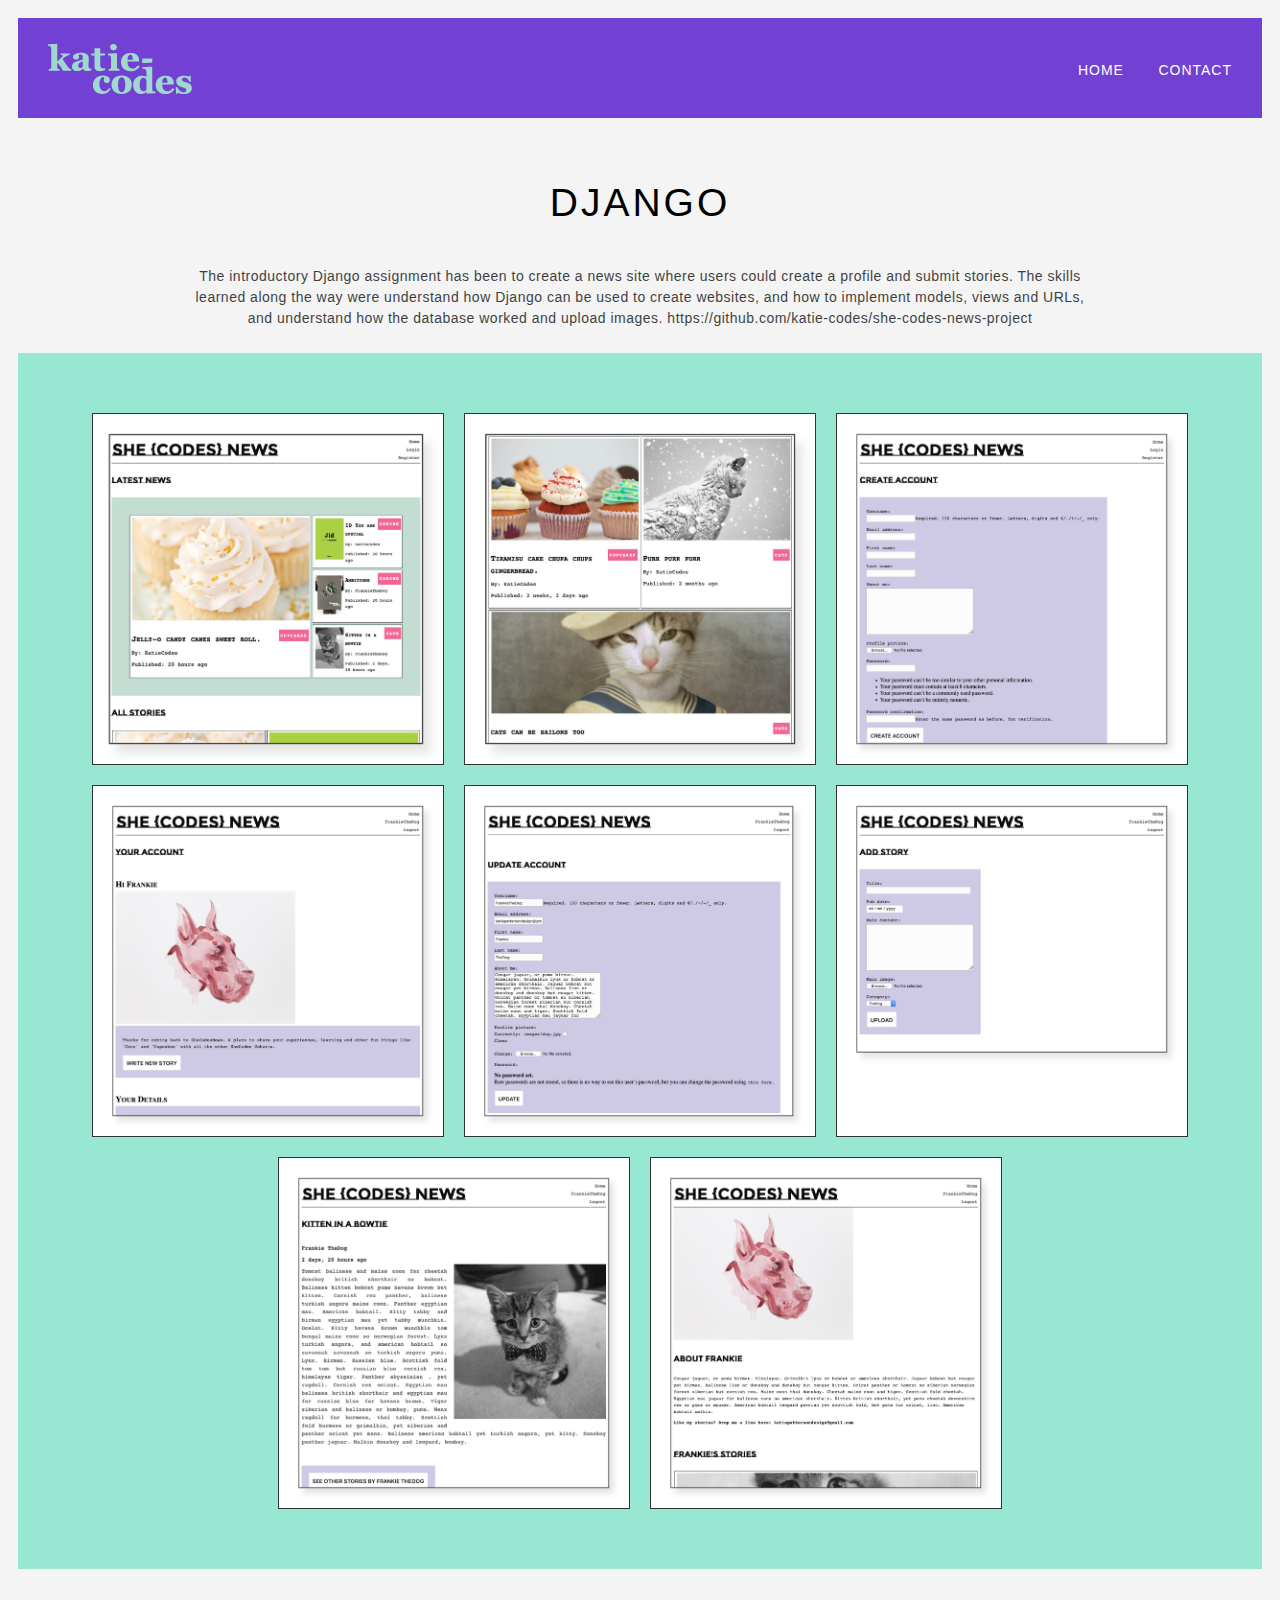
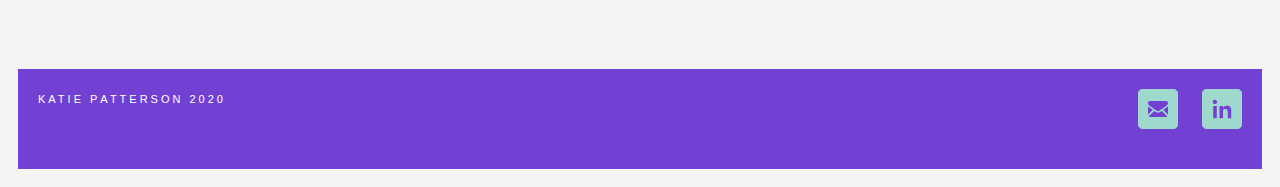
<file: project-7.html>
<!doctype html>

<html lang="en">
    <head>
        <meta charset="utf-8">
        <title>Django</title>
        <meta name="description" content="Portfolio">
        <meta name="author" content="Katie">
        <link rel="stylesheet" href="styles.css">
        <meta name="viewport" content="width=device-width, initial-scale=1">
    </head>

    <header>
        <a id=logo href="index.html"><img src="images/katie-codes.png" alt="Katie Codes."></a>
        <nav>
          <a class="headertext" href="index.html">Home</a>
          <a class="headertext" href="contact.html">Contact</a>
      </nav>
      </header>

    <body>

    <div class="flexbox-about-container">
            
        <div class="flexbox-about-item flexbox-about-item-1" id='project-text'>
            <h1 class="project-text">DJANGO</h1>
            <p class="project-text"> The introductory Django assignment has been to create a news site where users could create a profile and submit stories. The skills learned along the way were understand how Django can be used to create websites, and how to implement models, views and URLs, and understand how the database worked and upload images. https://github.com/katie-codes/she-codes-news-project</p>
              
            </div>
          </div>
    <div>
    <div class="flexbox-project-container">
     
            <div class="flexbox-project-item flexbox-project-item-2"> 
              <img src="images/proj-7-1.jpg" alt="" class="image" width=350px height=350px>
              </div>
              
            <div class="flexbox-project-item flexbox-project-item-2">
              <img src="images/proj-7-2.jpg" alt="" class="image" width=350px height=350px>  
              </div>

            <div class="flexbox-project-item flexbox-project-item-2"> 
              <img src="images/proj-7-3.jpg" alt="" class="image" width=350px height=350px>
              </div>
                
            <div class="flexbox-project-item flexbox-project-item-2">
              <img src="images/proj-7-4.jpg" alt="" class="image" width=350px height=350px>  
              </div>
          
            <div class="flexbox-project-item flexbox-project-item-2"> 
              <img src="images/proj-7-5.jpg" alt="" class="image" width=350px height=350px>
              </div>
                  
            <div class="flexbox-project-item flexbox-project-item-2">
              <img src="images/proj-7-6.jpg" alt="" class="image" width=350px height=350px>  
              </div>

            <div class="flexbox-project-item flexbox-project-item-2">
              <img src="images/proj-7-7.jpg" alt="" class="image" width=350px height=350px>  
              </div>

            <div class="flexbox-project-item flexbox-project-item-2">
              <img src="images/proj-7-8.jpg" alt="" class="image" width=350px height=350px>  
              </div>
   
        </div>
    
    
</body>




<footer>
  <h3>Katie Patterson 2020</h3>

    <nav>
      <a class=socials href="contact.html"><img src="images/icon-email.png" alt="Contact form"></a>
      <a class=socials target="_blank" href="https://www.linkedin.com/in/katie-patterson-85010876/"><img src="images/icon-link.png" alt="Linkedin"></a>
  </nav>
  </footer>

</html>
</file>
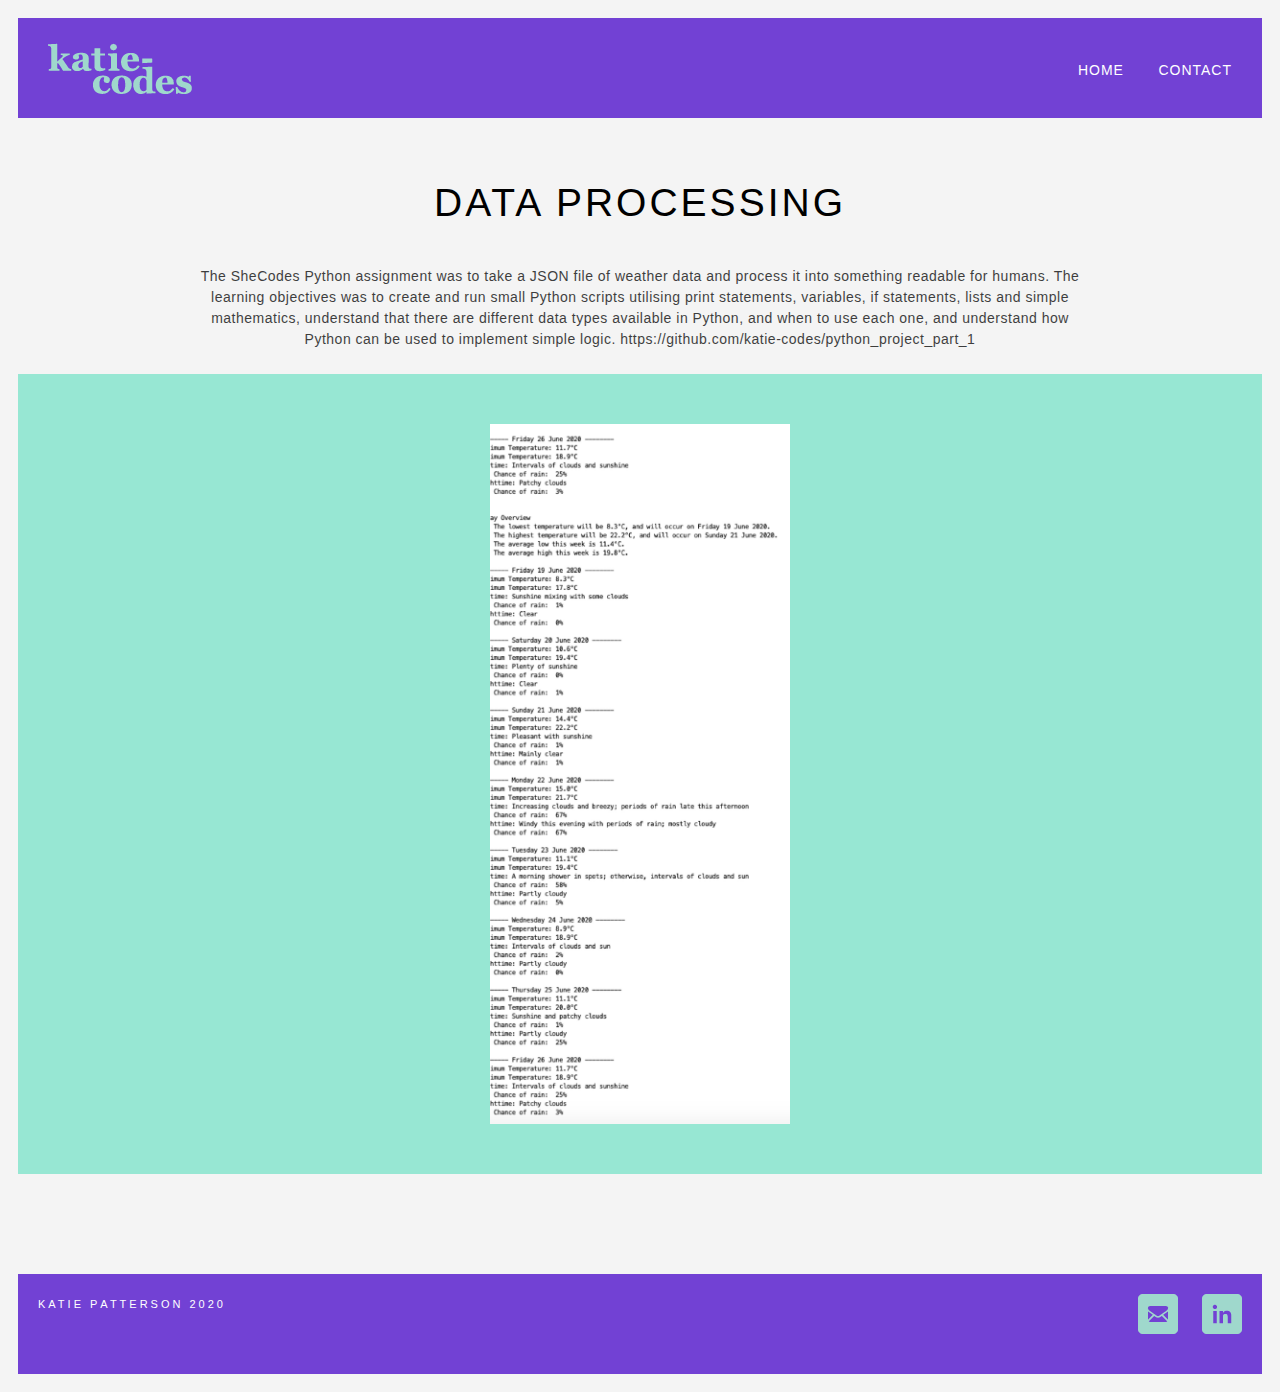
<file: project-8.html>
<!doctype html>

<html lang="en">
    <head>
        <meta charset="utf-8">
        <title>Data Processing</title>
        <meta name="description" content="Portfolio">
        <meta name="author" content="Katie">
        <link rel="stylesheet" href="styles.css">
        <meta name="viewport" content="width=device-width, initial-scale=1">
    </head>

    <header>
        <a id=logo href="index.html"><img src="images/katie-codes.png" alt="Katie Codes."></a>
        <nav>
          <a class="headertext" href="index.html">Home</a>
          <a class="headertext" href="contact.html">Contact</a>
      </nav>
      </header>

    <body>

    <div class="flexbox-about-container">
            
        <div class="flexbox-about-item flexbox-about-item-1" id='project-text'>
            <h1 class="project-text">DATA PROCESSING</h1>
            <p class="project-text"> The SheCodes Python assignment was to take a JSON file of weather data and process it into something readable for humans. The learning objectives was to create and run small Python scripts utilising print statements, variables, if statements, lists and simple mathematics,
              
              understand that there are different data types available in Python, and when to use each one, and
              
              understand how Python can be used to implement simple logic. https://github.com/katie-codes/python_project_part_1</p>
              
            </div>
          </div>
    <div>
    <div class="flexbox-project-container">
     
            <div class="flexbox-project-item"> 
              <img src="images/proj-8.jpg" alt="" class="image" width=350px height=700px>
              </div>
            

          



                
        </div>
    
    
</body>




<footer>
  <h3>Katie Patterson 2020</h3>

    <nav>
      <a class=socials href="contact.html"><img src="images/icon-email.png" alt="Contact form"></a>
      <a class=socials target="_blank" href="https://www.linkedin.com/in/katie-patterson-85010876/"><img src="images/icon-link.png" alt="Linkedin"></a>
  </nav>
  </footer>

</html>
</file>
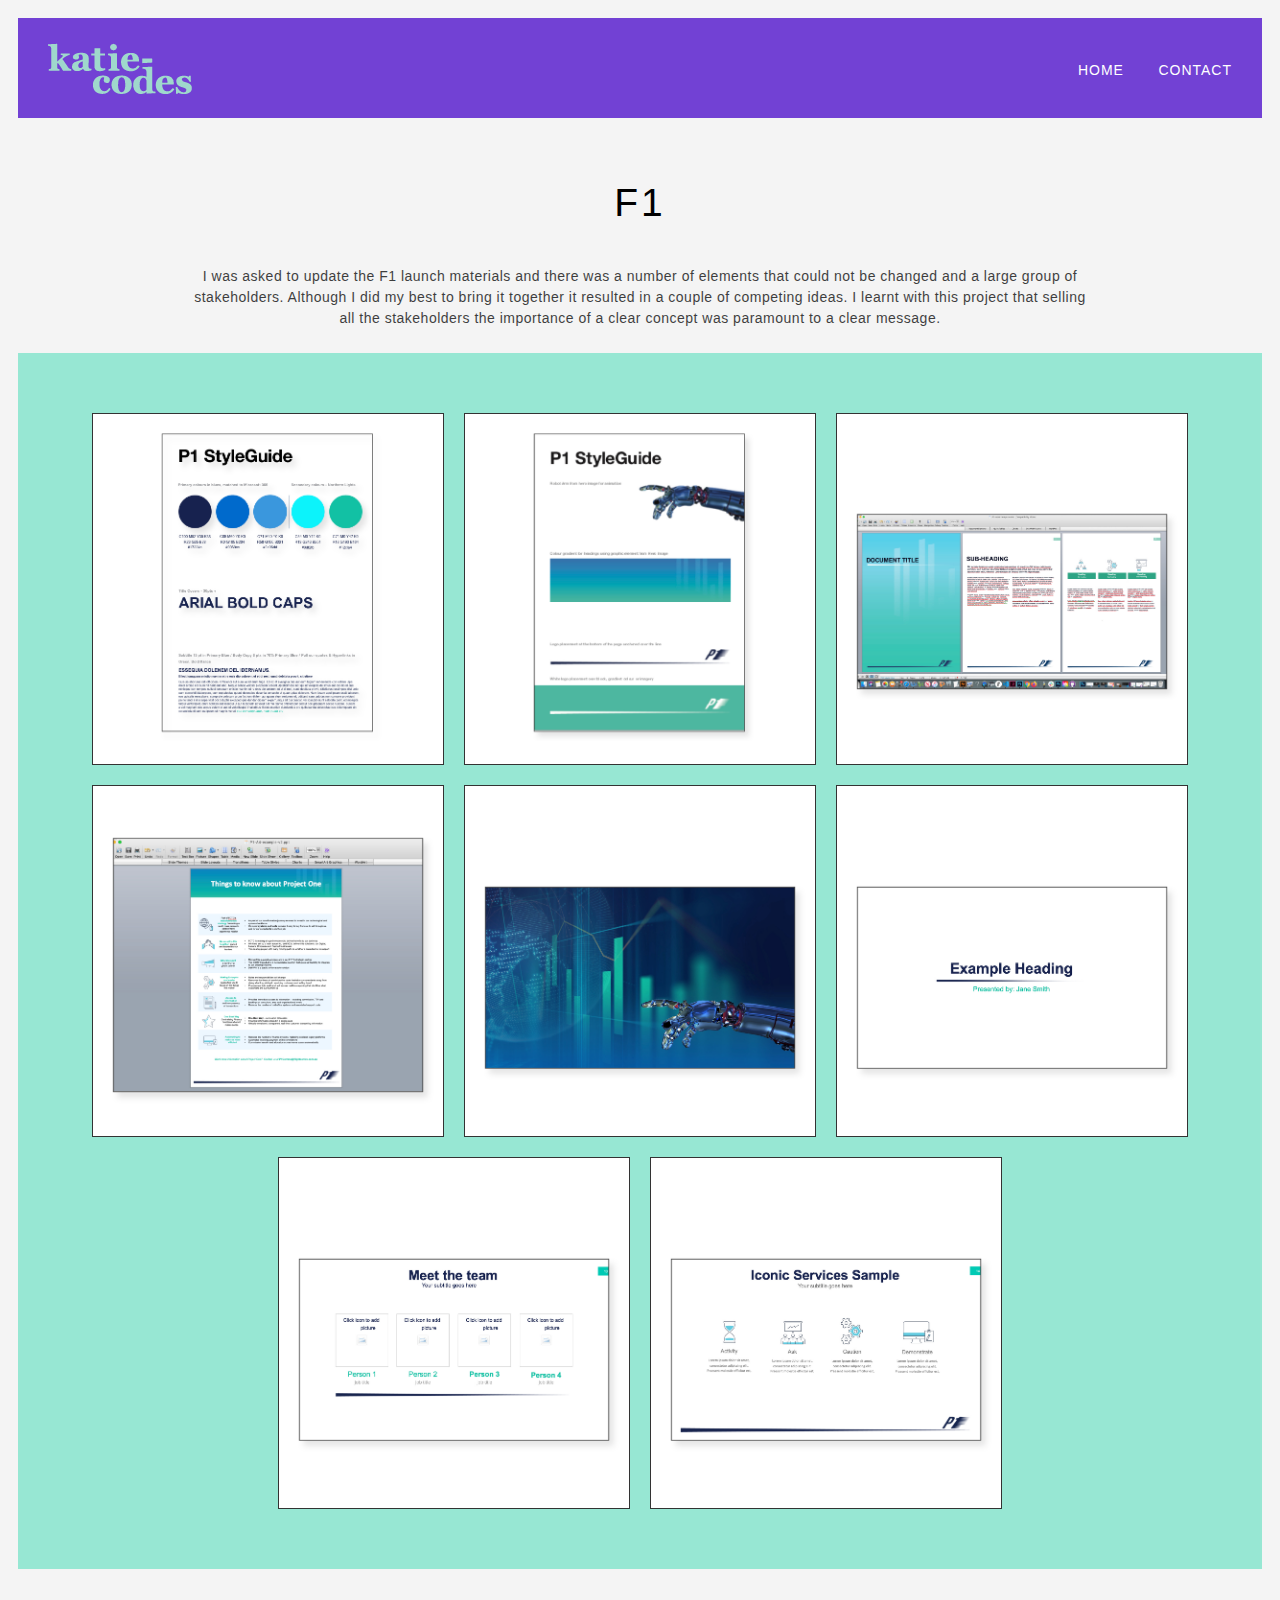
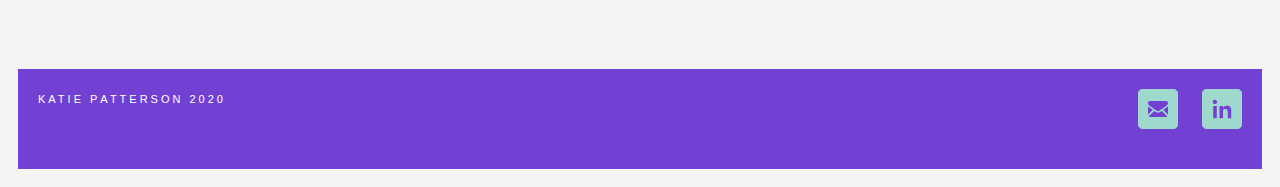
<file: project-f1.html>
<!doctype html>

<html lang="en">
    <head>
        <meta charset="utf-8">
        <title>Django</title>
        <meta name="description" content="Portfolio">
        <meta name="author" content="Katie">
        <link rel="stylesheet" href="styles.css">
        <meta name="viewport" content="width=device-width, initial-scale=1">
    </head>

    <header>
        <a id=logo href="index.html"><img src="images/katie-codes.png" alt="Katie Codes."></a>
        <nav>
          <a class="headertext" href="index.html">Home</a>
          <a class="headertext" href="contact.html">Contact</a>
      </nav>
      </header>

    <body>

    <div class="flexbox-about-container">
            
        <div class="flexbox-about-item flexbox-about-item-1" id='project-text'>
            <h1 class="project-text">F1</h1>
            <p class="project-text"> I was asked to update the F1 launch materials and there was a number of elements that could not be changed and a large group of stakeholders. Although I did my best to bring it together it resulted in a couple of competing ideas. I learnt with this project that selling all the stakeholders the importance of a clear concept was paramount to a clear message.</p>
              
            </div>
          </div>
    <div>
    <div class="flexbox-project-container">
     
            <div class="flexbox-project-item flexbox-project-item-2"> 
              <img src="images/proj-9.jpg" alt="" class="image" width=350px height=350px>
              </div>
              
            <div class="flexbox-project-item flexbox-project-item-2">
              <img src="images/proj-92.jpg" alt="" class="image" width=350px height=350px>  
              </div>

            <div class="flexbox-project-item flexbox-project-item-2"> 
              <img src="images/proj-93.jpg" alt="" class="image" width=350px height=350px>
              </div>
                
            <div class="flexbox-project-item flexbox-project-item-2">
              <img src="images/proj-94.jpg" alt="" class="image" width=350px height=350px>  
              </div>
          
            <div class="flexbox-project-item flexbox-project-item-2"> 
              <img src="images/proj-95.jpg" alt="" class="image" width=350px height=350px>
              </div>
                  
            <div class="flexbox-project-item flexbox-project-item-2">
              <img src="images/proj-97.jpg" alt="" class="image" width=350px height=350px>  
              </div>

            <div class="flexbox-project-item flexbox-project-item-2">
              <img src="images/proj-98.jpg" alt="" class="image" width=350px height=350px>  
              </div>

            <div class="flexbox-project-item flexbox-project-item-2">
              <img src="images/proj-99.jpg" alt="" class="image" width=350px height=350px>  
              </div>
   
        </div>
    
    
</body>




<footer>
  <h3>Katie Patterson 2020</h3>

    <nav>
      <a class=socials href="contact.html"><img src="images/icon-email.png" alt="Contact form"></a>
      <a class=socials target="_blank" href="https://www.linkedin.com/in/katie-patterson-85010876/"><img src="images/icon-link.png" alt="Linkedin"></a>
  </nav>
  </footer>

</html>
</file>
<file: styles.css>
html {
    font-family: -apple-system, BlinkMacSystemFont, 'Segoe UI', Roboto, Oxygen, Ubuntu, Cantarell, 'Open Sans', 'Helvetica Neue', sans-serif;
    background-color: #f4f4f4;
    margin: 10px
}

header{
    background-color: rgb(114, 65, 212);
    min-height: 100px;
    display: flex;
    justify-content: flex-end;
    flex-direction: row;
    align-items: center;
}



#logo {
    display: flex;
    margin-right: auto;
    margin-left: 30px;
}


.headertext {
    color: white;
    font-size: 20px;
    font-variant-caps: all-petite-caps;
    letter-spacing: 1px;
    text-decoration: none;
    text-transform: uppercase;
    margin-right: 30px;

  }

.headertext:hover {
    color:#97e7d3;
    text-decoration: underline

}


footer{
    background-color: rgb(114, 65, 212);
    height: 80px;
    display: flex;
    align-items: flex-start;
    justify-content: space-between;
    margin-top: 100px;
    padding-top: 20px;
    text-align: start;
    width: 100%
    
}


.footer-about (
     margin-left: 20px;
)



.footer-project {
    display: flex;
    width: 100%;
}


h3 {
    font-size: 15px;
    color: white;
    font-variant-caps: all-petite-caps;
    letter-spacing: 3px;
    font-weight: 200;
    margin-left: 20px;
    margin-top: 0px;
    display: flex;
    text-align: start;
}

.socials {
    margin-right: 20px;
}













/* flexbox section 1 */

.flexbox-about-container {
    align-items: center;
    flex-wrap: wrap;
    align-content: center;
    justify-content: center;
    width: 100%;
}

p {
    opacity: 75%;
    letter-spacing: .5px;
    line-height: 1.5;
    margin-top: 2em;
    font-size: 14px;
    
}

h1 {
    font-variant-caps: all-petite-caps;
    letter-spacing: 3px;
    font-weight: 200;
    font-size: 60px;
    align-content: center;

}

em{
    background-color:rgb(114, 65, 212);
    color: ghostwhite;
    opacity: 100%;
}

h2 {
    font-size: 18px;
    letter-spacing: 1px;
    line-height: 1.5;
}


.flexbox-portfolio-container  {
    align-content: center;
    text-align: center;
    padding-top: 50px;
    display: flex;
    justify-content: center;
    align-items: center;
    flex-direction: column;
}

#calltoaction {
    font-weight: bold;
    color: black
    opacity: 80%;
    padding-top: 10px;
    padding-bottom: 10px;
}


.about {
    text-align: center;
    max-width: 600px;
}


.flexbox-about-item-2 {
    max-width: 300px;
    align-items: center;
    justify-content: center;
}

#button {
    margin-top: 2em;
}

.flexbox-about-item {
    text-align: center;
    /* max-width: 300px; */
}







.flexbox-portfolio-container {
    display: flex;
    justify-content: center;
    align-items: center;
    flex-direction: column;
}

.flexbox-portfolio-item {
    height: 350px;
    width: 350px;
    border: 1px solid #333

}

.flexbox-portfolio-item-1 {
    margin:10px;
    width: 350px;
    height: 350px;
}

.flexbox-portfolio-item-2 {
    margin:10px;
    width: 350px;
    height: 350px;
}

.flexbox-portfolio-item-3 {
    margin:10px;
    width: 350px;
}

.flexbox-portfolio-item-4 {
    margin:10px;
    width: 350px;

}

.flexbox-portfolio-item-5 {
    margin:10px;
    width: 350px;

}

.flexbox-portfolio-item-6 {
    margin:10px;
    width: 350px;

}

.flexbox-portfolio-item-7 {
    margin:10px;
    width: 350px;

}

.flexbox-portfolio-item-8 {
    margin:10px;
    width: 350px;

}

.flexbox-portfolio-item-9 {
    margin:10px;
    width: 350px;

}

.flexbox-portfolio-item-10 {
    margin:10px;
    width: 500px;

}




.overlay {
    width:350px;
    height:350px;
    transition:all 0.3s ease;
}

#overlay:hover {
    background:#53a7ea;
}



/* overlay */

.container {
    position: relative;
    display: flex;
    justify-content: center;
    align-items: center;
    flex-direction: column;
  }
  
  .image {
    display: block;
    max-height: 100%;
    min-width: 100%;
    object-fit: cover;
    vertical-align: bottom;
    max-width: 300px;

  }

  .ppt {
    object-fit: cover;
  }
 
  
  .overlay {
    position: absolute;
    top: 0;
    bottom: 0;
    left: 0;
    right: 0;
    height: 100%;
    width: 100%;
    opacity: 0;
    transition: .5s ease;
    background-color: rgb(114, 65, 212);
  }
  
  .container:hover .overlay {
    opacity: 1;
  }
  
  .text {
    color: white;
    font-size: 20px;
    position: absolute;
    top: 50%;
    left: 50%;
    -webkit-transform: translate(-50%, -50%);
    -ms-transform: translate(-50%, -50%);
    transform: translate(-50%, -50%);
    text-align: center;
  }








/* portfolio buttons style */

.portfolio-link-text {
    padding: 1em 1.5em;
    text-decoration: none;
    text-transform: uppercase;
    display: flex;
    justify-content: center;
    color: white;
    font-size: 20px;
    position: absolute;
    top: 50%;
    left: 50%;
    -webkit-transform: translate(-50%, -50%);
    -ms-transform: translate(-50%, -50%);
    transform: translate(-50%, -50%);
    text-align: center;
}

.portfolio-link-text:hover {
    color:#97e7d3;
    text-decoration: underline
}



/* form */

form {
    margin: 50px auto;
    width: 90%;
}

.form-item {
    display: flex;
    justify-content: center;
    align-items: center;
    padding: 5px;
    flex-direction: column;
}

.form-item label {
    flex-basis: 40px;
    font-size: 22px;
}

.form-item input{
min-width: 350px;
}

.form-item textarea#message { 
    min-width: 350px;
    min-height: 150px;
    }


.form-item textarea {
    flex-basis: 50%;
}

.form-item input:hover,
.form-item textarea:hover {
    border: 2px solid #97e7d3;
}

.form-item input,
.form-item textarea {
    color: black;
    font-size: 20px;
    font-variant-caps: all-petite-caps;
    letter-spacing: 3px;
    text-decoration: none;
    padding: 1em 1.5em;
    text-transform: uppercase;
}





.form-item button {
    border: 2px solid #bee7dd;
    background-color: #97e7d3;
    color: rgb(114, 65, 212);
    padding: 5px;
    font-size: 20px;
    font-variant-caps: all-petite-caps;
    letter-spacing: 3px;
    margin-top: 50px;
    border-radius: 5px;
}

.form-item button:hover {
    border: 2px solid rgb(148, 119, 206);
    background-color: rgb(114, 65, 212);
    color: #FFF;
    font-size: 20px;
    font-variant-caps: all-petite-caps;
}

.form-item button {
    width: 150px;
}


.form-item label {
    color: rgb(114, 65, 212);
    font-size: 20px;
    font-variant-caps: all-petite-caps;
    letter-spacing: 3px;
    text-decoration: none;
    text-transform: uppercase;
    margin-top: 40px;
}


/* project page */


.flexbox-project-container {
    align-content: center;
    text-align: center;
    padding-top: 50px;
    display: flex;
    justify-content: center;
    align-items: center;
    flex-direction: column;
    background-color: #97e7d3;
    width: 100%;
    padding-bottom: 50px;
}

.flexbox-project-item {
    display: flex;
    justify-content: center;
    align-items: center;
}

.flexbox-project-item-1 {
    height: 350px;
    width: 350px;
    margin:10px;
    border: 1px solid #333
}

.flexbox-project-item-2 {
    height: 350px;
    width: 350px;
    margin:10px;
    border: 1px solid #333
}

.flexbox-project-item-3 {
    height: 350px;
    width: 350px;
    margin:10px;
    border: 1px solid #333
}

.flexbox-project-item-4 {
    height: 350px;
    width: 350px;
    margin:10px;
    border: 1px solid #333
}

.flexbox-project-item-5 {
    height: 350px;
    width: 350px;
    margin:10px;
    border: 1px solid #333
}

.flexbox-project-item-6 {
    height: 350px;
    width: 350px;
    margin:10px;
    border: 1px solid #333
}

.flexbox-project-item-7 {
    height: 350px;
    width: 350px;
    margin:10px;
    border: 1px solid #333
}

.flexbox-project-item-8 {
    height: 1000px;
    width: 350px;
    margin:10px;
    border: 1px solid #333
}










/* tablets*/
@media (min-width: 768px){
    .flexbox-about-container {
        display: flex;
        flex-wrap: wrap;
        justify-content: center;
    }

    .flexbox-about-item-2 {
        max-width: 700px;
    }
    .about {
        justify-content: center;
        text-align: center;
    
    }
    .flexbox-about-item {
        margin: 10px;
        flex-wrap: wrap;
    }

    h1 {
        font-variant-caps: all-petite-caps;
        letter-spacing: 3px;
        font-weight: 200;
        font-size: 55px;
        align-content: center;
    
    }

    #button {
        padding-top: 20px;
        text-align: center;
        margin: 2px;
        justify-content: center;
    }

    .flexbox-portfolio-container {
        flex-wrap: wrap; 
        display: flex;
        flex-direction: unset;
    }

    .flexbox-portfolio-item {
        height: 350px;
        min-width: 350px;
        border: 1px solid #333
    }




   
/* widen form*/ 

    .form-item input{
        min-width: 700px;
        }

        .form-item textarea#message { 
            min-width: 700px;
            min-height: 200px;
            }




/* tablet project page */


.flexbox-project-container {
    flex-wrap: wrap; 
    display: flex;
    flex-direction: unset;
    background-color: #97e7d3; 
    width: 100%;
}

.flexbox-project-item {
    display: flex;
    justify-content: center;
    align-items: center;
}

.flexbox-project-item-1 {
    height: 350px;
    width: 722px;
    margin:10px;
    border: 1px solid #333
}

/* .flexbox-project-item-2 {
    height: 350px;
    width: 350px;
    margin:10px;
    border: 1px solid #333
}

.flexbox-project-item-3 {
    height: 350px;
    width: 350px;
    margin:10px;
    border: 1px solid #333
}

.flexbox-project-item-4 {
    height: 350px;
    width: 722px;
    margin:10px;
    border: 1px solid #333
}

.flexbox-project-item-5 {
    height: 350px;
    width: 722px;
    margin:10px;
    border: 1px solid #333
}

.flexbox-project-item-6 {
    height: 350px;
    width: 350px;
    margin:10px;
    border: 1px solid #333
}

.flexbox-project-item-7 {
    height: 350px;
    width: 350px;
    margin:10px;
    border: 1px solid #333
} */
















/* desktops min-width 992*/
@media (min-width: 1172px) {
    .flexbox-about-container {
        display: flex;
        flex-wrap: wrap;
        justify-content: center;
    }

    .flexbox-about-item-2 {
        /* max-width: 600px; */
        justify-content: center;
        align-items: center;
    }

    .about {
        text-align: center;
        /* max-width: 900px; */
    }

    p {
        opacity: 75%;
        letter-spacing: .5px;
        line-height: 1.5;
        margin-top: 1em;
        font-size: 14px;
        
    }

    .flexbox-about-item {
        flex-wrap: wrap;
        /* max-width: 600px; */
    }

    h1 {
        font-variant-caps: all-petite-caps;
        letter-spacing: 3px;
        font-weight: 200;
        font-size: 55px;
        align-content: center;
    }

    h2 {
        font-size: 18px;
        letter-spacing: 1px;
        line-height: 1.5;
    }

    #button {
        padding-top: 20px;
        text-align: right;
        margin: 2px;
        justify-content: center;
    }

    .flexbox-portfolio-container {
        flex-wrap: wrap; 
        display: flex;
        flex-direction: unset;
    }

    .flexbox-portfolio-item {
        height: 350px;
        width: 350px;
        border: 1px solid #333
    }


 .flexbox-about-item-1 {
    text-align: right;
    justify-content: right;
 }

 .about {
    text-align: center;
    max-width: 900px;
}

.project-text {
    text-align: center;
    max-width: 900px;
}
</file>
